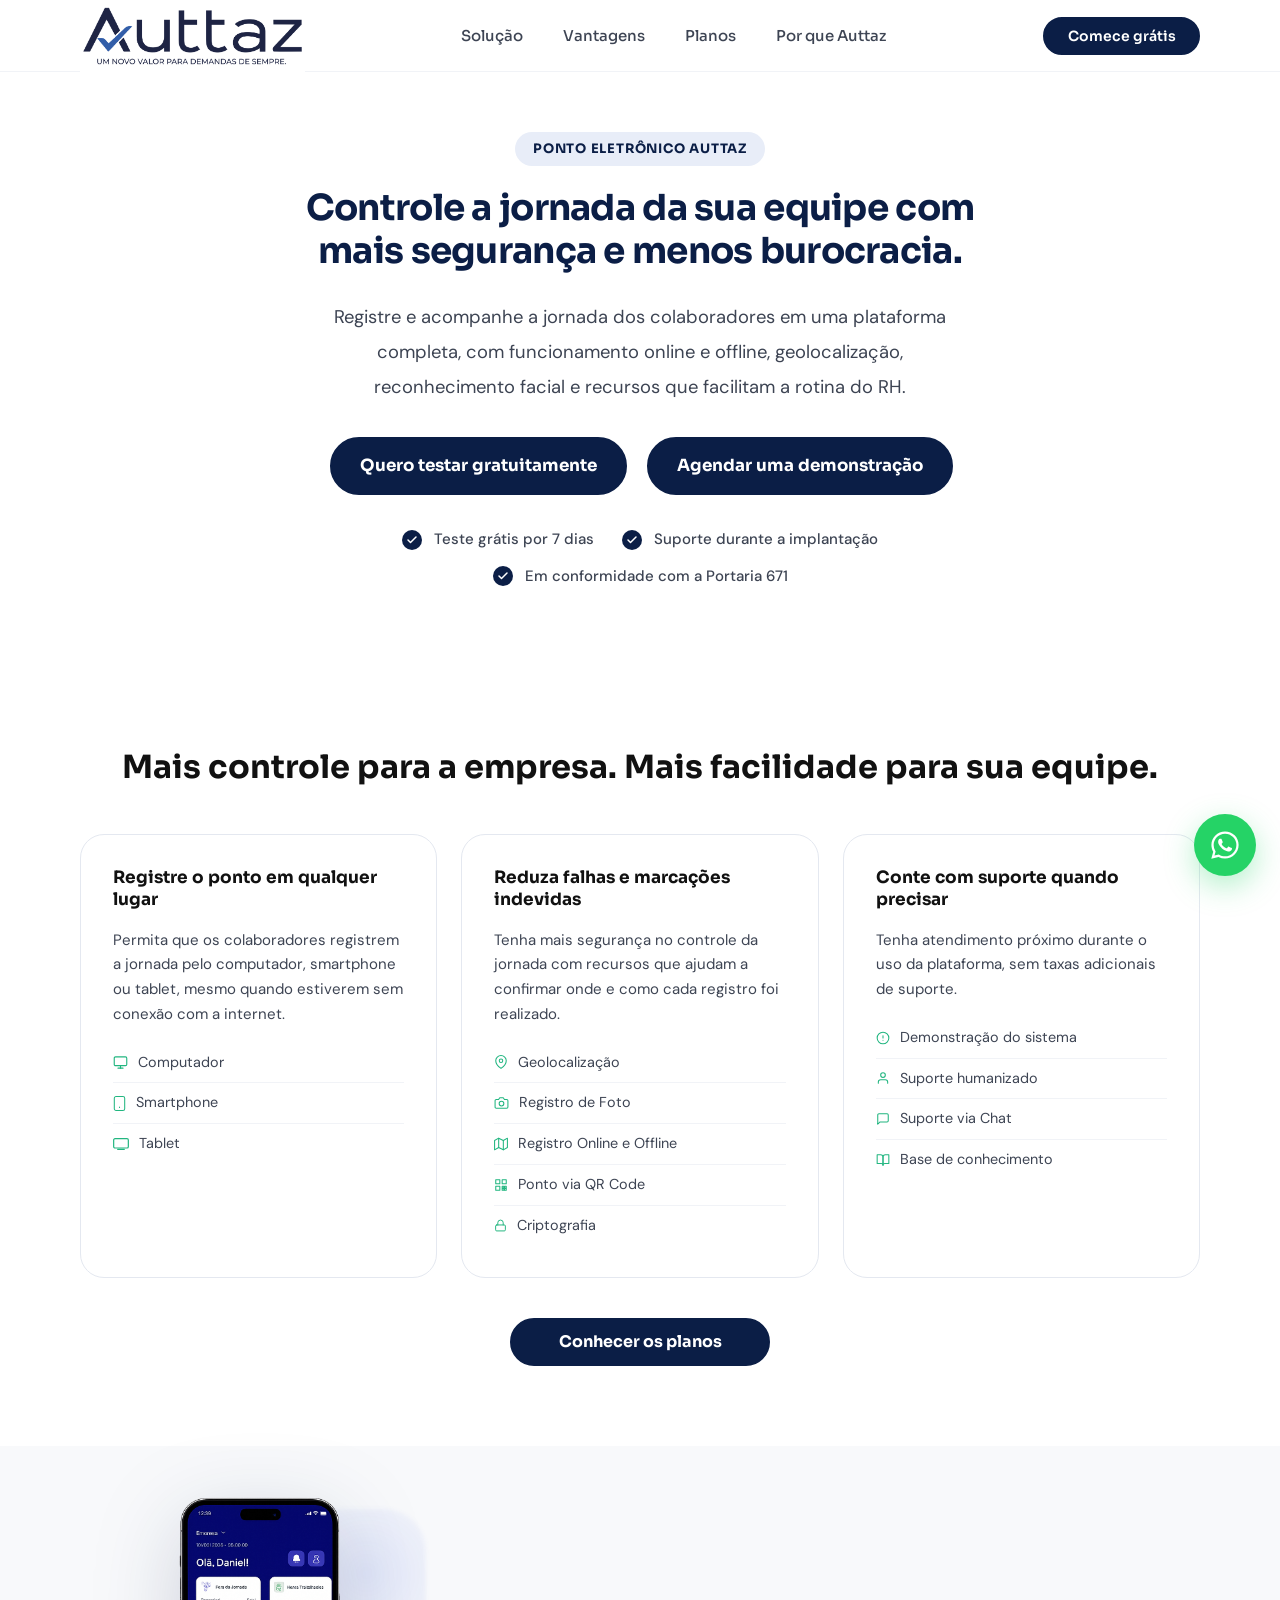
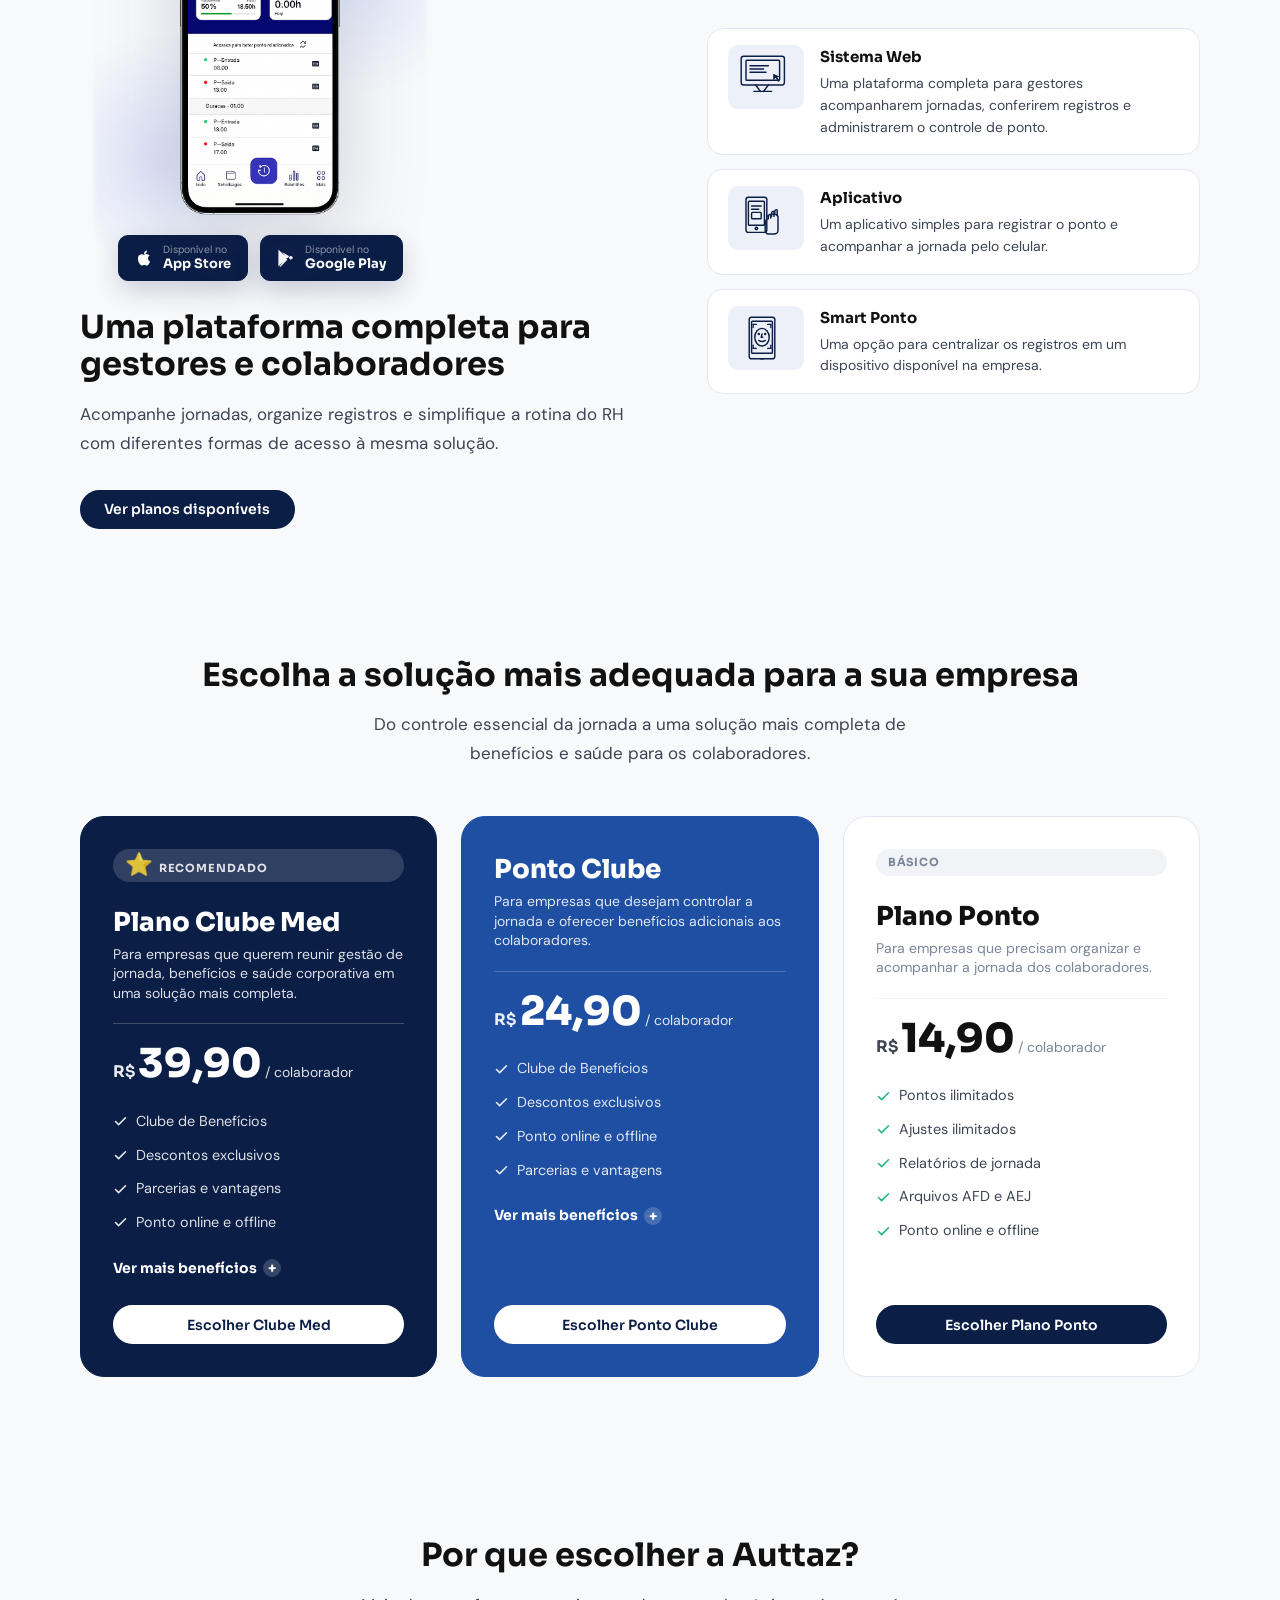
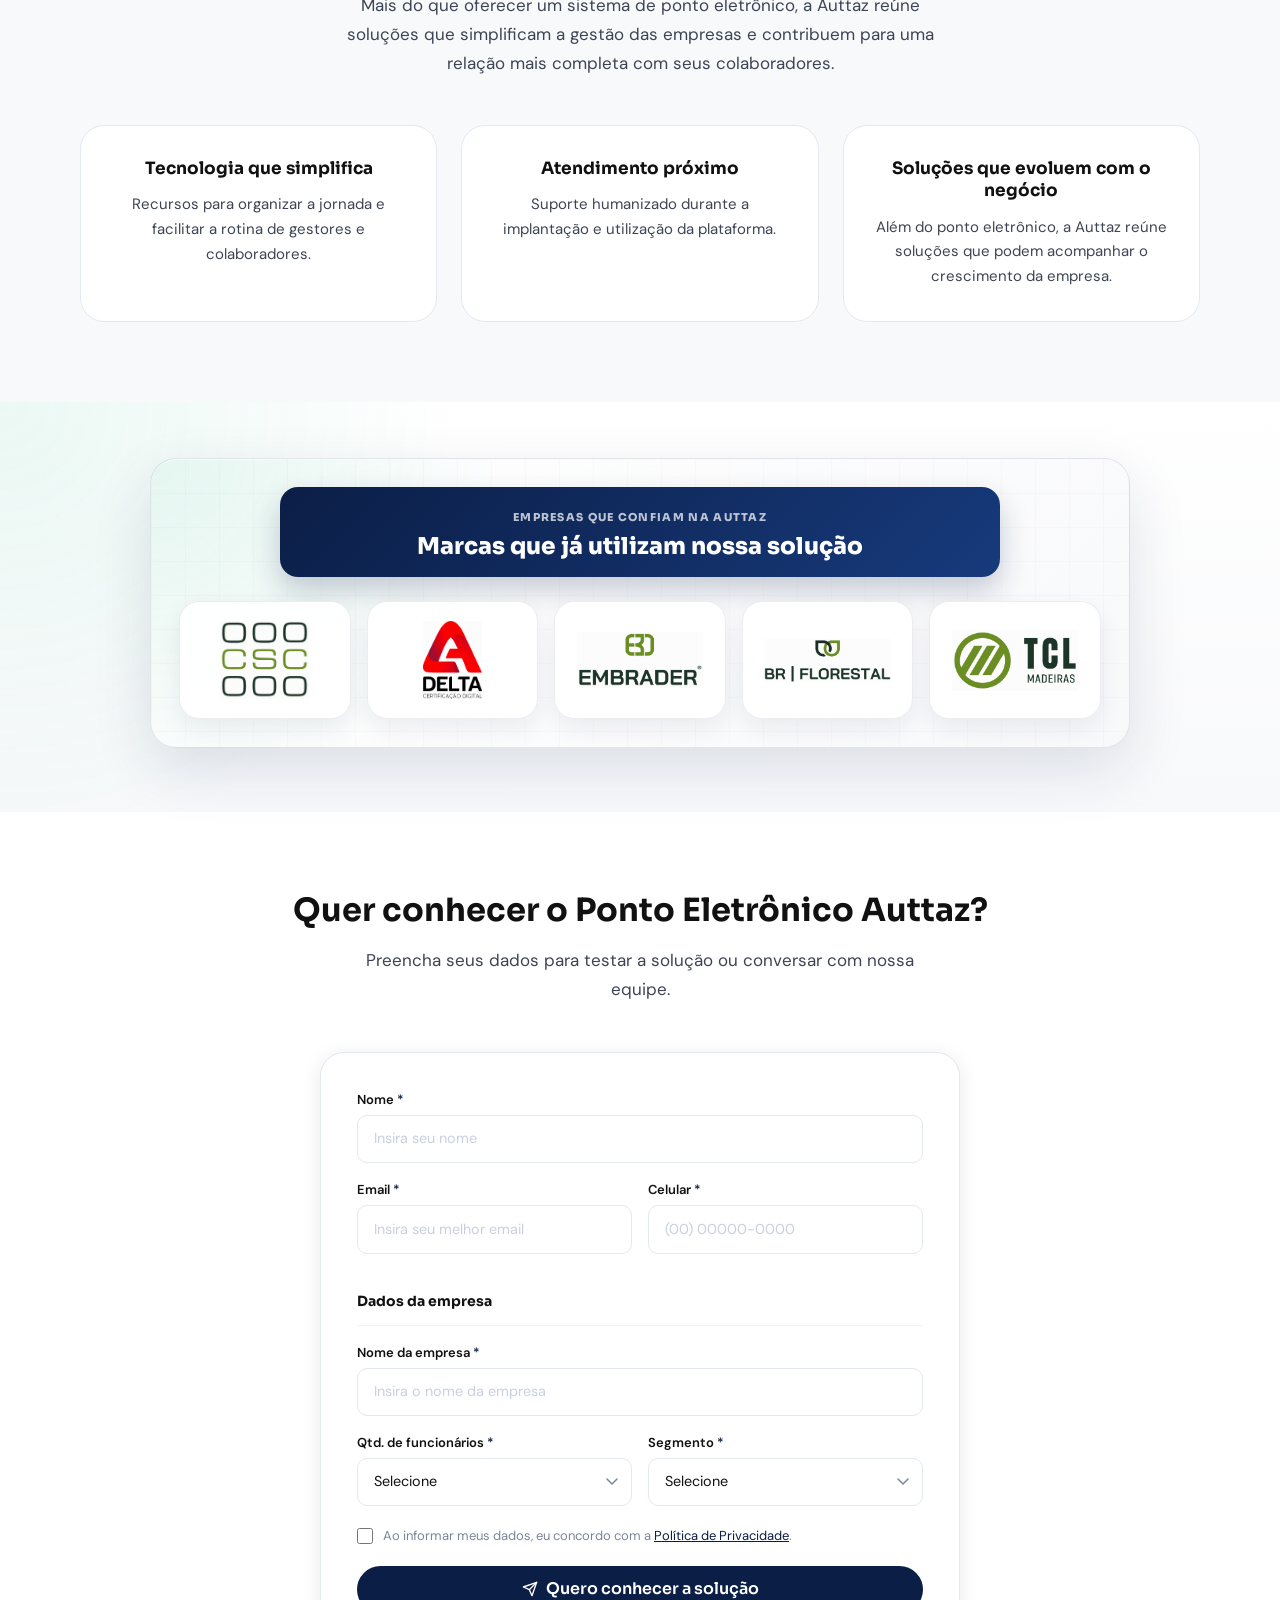
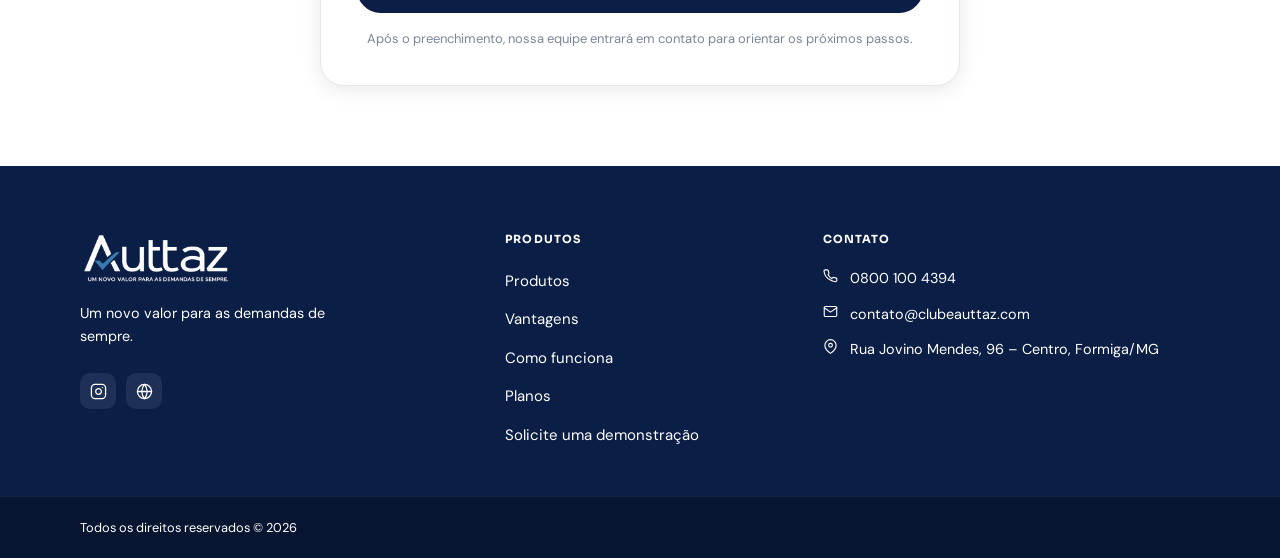
<file: index.html>
<!doctype html>
<html lang="pt-BR">
  <head>
    <meta charset="UTF-8" />
    <meta name="viewport" content="width=device-width, initial-scale=1.0" />
    <title>Autazz</title>
    <link rel="preconnect" href="https://fonts.googleapis.com" />
    <link rel="preconnect" href="https://fonts.gstatic.com" crossorigin />
    <link
      href="https://fonts.googleapis.com/css2?family=Sora:wght@300;400;500;600;700;800&family=DM+Sans:opsz,wght@9..40,300;9..40,400;9..40,500;9..40,600&display=swap"
      rel="stylesheet"
    />
    <link rel="stylesheet" href="css/style.css" />
    <link rel="icon" type="image/x-icon" href="./assets/img/logo-favicon.png" />
  </head>
  <body>
    <!-- ========== HEADER ========== -->
    <header class="header" id="header">
      <div class="container header__inner">
        <a href="#" class="header__logo" aria-label="Logo da empresa">
          <img src="assets/img/logo001.jpg" alt="Logo" class="logo-img" />
        </a>
        <nav class="header__nav" aria-label="Navegação principal">
          <ul class="nav__list">
            <li><a href="#solucoes" class="nav__link">Solução</a></li>
            <li><a href="#vantagens" class="nav__link">Vantagens</a></li>
            <li><a href="#planos" class="nav__link">Planos</a></li>
            <li>
              <a href="#por-que-auttaz" class="nav__link">Por que Auttaz</a>
            </li>
          </ul>
        </nav>
        <div class="header__actions">
          <a href="#contato" class="btn btn--primary">Comece grátis</a>
        </div>
        <button
          class="hamburger"
          id="hamburgerBtn"
          aria-label="Abrir menu"
          aria-expanded="false"
        >
          <span></span><span></span><span></span>
        </button>
      </div>
      <div class="mobile-nav" id="mobileNav" aria-hidden="true">
        <ul class="mobile-nav__list">
          <li><a href="#solucoes" class="mobile-nav__link">Solução</a></li>
          <li><a href="#vantagens" class="mobile-nav__link">Vantagens</a></li>
          <li><a href="#planos" class="mobile-nav__link">Planos</a></li>
          <li>
            <a href="#por-que-auttaz" class="mobile-nav__link"
              >Por que Auttaz</a
            >
          </li>
          <li class="mobile-nav__divider"></li>
          <li>
            <a href="#contato" class="btn btn--primary btn--full"
              >Comece grátis</a
            >
          </li>
        </ul>
      </div>
    </header>

    <main>
      <!-- ========== HERO ========== -->
      <section class="hero" id="inicio">
        <div class="container hero__inner">
          <div class="hero__copy">
            <span class="hero__eyebrow">Ponto Eletrônico Auttaz</span>
            <div class="hero__headline-row">
              <h1 class="hero__title">
                Controle a jornada da sua equipe com mais segurança e menos
                burocracia.
              </h1>
            </div>
            <p class="hero__desc">
              Registre e acompanhe a jornada dos colaboradores em uma plataforma
              completa, com funcionamento online e offline, geolocalização,
              reconhecimento facial e recursos que facilitam a rotina do RH.
            </p>
            <div class="hero__btns">
              <a href="#contato" class="btn btn--primary btn--lg"
                >Quero testar gratuitamente</a
              >
              <a href="#contato" class="btn btn--outline btn--lg"
                >Agendar uma demonstração</a
              >
            </div>
            <ul class="hero__checklist checklist">
              <li>
                <span class="checklist__icon">
                  <svg
                    width="12"
                    height="12"
                    viewBox="0 0 24 24"
                    fill="none"
                    stroke="currentColor"
                    stroke-width="3"
                    stroke-linecap="round"
                    stroke-linejoin="round"
                  >
                    <polyline points="20 6 9 17 4 12" />
                  </svg>
                </span>
                <span>Teste grátis por 7 dias</span>
              </li>
              <li>
                <span class="checklist__icon">
                  <svg
                    width="12"
                    height="12"
                    viewBox="0 0 24 24"
                    fill="none"
                    stroke="currentColor"
                    stroke-width="3"
                    stroke-linecap="round"
                    stroke-linejoin="round"
                  >
                    <polyline points="20 6 9 17 4 12" />
                  </svg>
                </span>
                <span>Suporte durante a implantação</span>
              </li>
              <li>
                <span class="checklist__icon">
                  <svg
                    width="12"
                    height="12"
                    viewBox="0 0 24 24"
                    fill="none"
                    stroke="currentColor"
                    stroke-width="3"
                    stroke-linecap="round"
                    stroke-linejoin="round"
                  >
                    <polyline points="20 6 9 17 4 12" />
                  </svg>
                </span>
                <span>Em conformidade com a Portaria 671</span>
              </li>
            </ul>
          </div>
        </div>
      </section>

      <!-- ========== VANTAGENS ========== -->
      <section class="vantagens section" id="vantagens">
        <div class="container">
          <div class="section-header">
            <h2 class="section-title section-title--center">
              Mais controle para a empresa. Mais facilidade para sua equipe.
            </h2>
          </div>
          <div class="vantagens__grid">
            <div class="vant-card">
              <h3 class="vant-card__title">
                Registre o ponto em qualquer lugar
              </h3>
              <p class="vant-card__desc">
                Permita que os colaboradores registrem a jornada pelo
                computador, smartphone ou tablet, mesmo quando estiverem sem
                conexão com a internet.
              </p>
              <ul class="vant-card__list">
                <li>
                  <svg
                    class="vant-item-icon"
                    width="15"
                    height="15"
                    viewBox="0 0 24 24"
                    fill="none"
                    stroke="#22b680"
                    stroke-width="1.8"
                    stroke-linecap="round"
                    stroke-linejoin="round"
                  >
                    <rect x="2" y="3" width="20" height="14" rx="2" />
                    <line x1="8" y1="21" x2="16" y2="21" />
                    <line x1="12" y1="17" x2="12" y2="21" /></svg
                  >Computador
                </li>
                <li>
                  <svg
                    class="vant-item-icon"
                    width="13"
                    height="15"
                    viewBox="0 0 22 26"
                    fill="none"
                    stroke="#22b680"
                    stroke-width="1.8"
                    stroke-linecap="round"
                    stroke-linejoin="round"
                  >
                    <rect x="2" y="1" width="18" height="24" rx="3" />
                    <line x1="11" y1="19" x2="11" y2="20" /></svg
                  >Smartphone
                </li>
                <li>
                  <svg
                    class="vant-item-icon"
                    width="16"
                    height="12"
                    viewBox="0 0 24 18"
                    fill="none"
                    stroke="#22b680"
                    stroke-width="1.8"
                    stroke-linecap="round"
                    stroke-linejoin="round"
                  >
                    <rect x="1" y="1" width="22" height="14" rx="2" />
                    <line x1="7" y1="17" x2="17" y2="17" /></svg
                  >Tablet
                </li>
              </ul>
            </div>
            <div class="vant-card">
              <h3 class="vant-card__title">
                Reduza falhas e marcações indevidas
              </h3>
              <p class="vant-card__desc">
                Tenha mais segurança no controle da jornada com recursos que
                ajudam a confirmar onde e como cada registro foi realizado.
              </p>
              <ul class="vant-card__list">
                <li>
                  <svg
                    class="vant-item-icon"
                    width="14"
                    height="14"
                    viewBox="0 0 24 24"
                    fill="none"
                    stroke="#22b680"
                    stroke-width="1.8"
                    stroke-linecap="round"
                    stroke-linejoin="round"
                  >
                    <path d="M21 10c0 7-9 13-9 13s-9-6-9-13a9 9 0 0 1 18 0z" />
                    <circle cx="12" cy="10" r="3" /></svg
                  >Geolocalização
                </li>
                <li>
                  <svg
                    class="vant-item-icon"
                    width="15"
                    height="14"
                    viewBox="0 0 24 24"
                    fill="none"
                    stroke="#22b680"
                    stroke-width="1.8"
                    stroke-linecap="round"
                    stroke-linejoin="round"
                  >
                    <path
                      d="M23 19a2 2 0 0 1-2 2H3a2 2 0 0 1-2-2V8a2 2 0 0 1 2-2h4l2-3h6l2 3h4a2 2 0 0 1 2 2z"
                    />
                    <circle cx="12" cy="13" r="4" /></svg
                  >Registro de Foto
                </li>
                <li>
                  <svg
                    class="vant-item-icon"
                    width="14"
                    height="14"
                    viewBox="0 0 24 24"
                    fill="none"
                    stroke="#22b680"
                    stroke-width="1.8"
                    stroke-linecap="round"
                    stroke-linejoin="round"
                  >
                    <path d="M1 6v16l7-4 8 4 7-4V2l-7 4-8-4-7 4z" />
                    <line x1="8" y1="2" x2="8" y2="18" />
                    <line x1="16" y1="6" x2="16" y2="22" /></svg
                  >Registro Online e Offline
                </li>
                <li>
                  <svg
                    class="vant-item-icon"
                    width="14"
                    height="14"
                    viewBox="0 0 24 24"
                    fill="none"
                    stroke="#22b680"
                    stroke-width="1.8"
                    stroke-linecap="round"
                    stroke-linejoin="round"
                  >
                    <rect x="3" y="3" width="7" height="7" />
                    <rect x="14" y="3" width="7" height="7" />
                    <rect x="3" y="14" width="7" height="7" />
                    <rect x="14" y="14" width="3" height="3" />
                    <rect x="18" y="18" width="3" height="3" />
                    <rect x="18" y="14" width="3" height="3" />
                    <rect x="14" y="18" width="3" height="3" /></svg
                  >Ponto via QR Code
                </li>
                <li>
                  <svg
                    class="vant-item-icon"
                    width="13"
                    height="15"
                    viewBox="0 0 24 24"
                    fill="none"
                    stroke="#22b680"
                    stroke-width="1.8"
                    stroke-linecap="round"
                    stroke-linejoin="round"
                  >
                    <rect x="3" y="11" width="18" height="11" rx="2" />
                    <path d="M7 11V7a5 5 0 0 1 10 0v4" /></svg
                  >Criptografia
                </li>
              </ul>
            </div>
            <div class="vant-card">
              <h3 class="vant-card__title">
                Conte com suporte quando precisar
              </h3>
              <p class="vant-card__desc">
                Tenha atendimento próximo durante o uso da plataforma, sem taxas
                adicionais de suporte.
              </p>
              <ul class="vant-card__list">
                <li>
                  <svg
                    class="vant-item-icon"
                    width="14"
                    height="14"
                    viewBox="0 0 24 24"
                    fill="none"
                    stroke="#22b680"
                    stroke-width="1.8"
                    stroke-linecap="round"
                    stroke-linejoin="round"
                  >
                    <circle cx="12" cy="12" r="10" />
                    <line x1="12" y1="8" x2="12" y2="12" />
                    <line x1="12" y1="16" x2="12.01" y2="16" /></svg
                  >Demonstração do sistema
                </li>
                <li>
                  <svg
                    class="vant-item-icon"
                    width="14"
                    height="14"
                    viewBox="0 0 24 24"
                    fill="none"
                    stroke="#22b680"
                    stroke-width="1.8"
                    stroke-linecap="round"
                    stroke-linejoin="round"
                  >
                    <path d="M20 21v-2a4 4 0 0 0-4-4H8a4 4 0 0 0-4 4v2" />
                    <circle cx="12" cy="7" r="4" /></svg
                  >Suporte humanizado
                </li>
                <li>
                  <svg
                    class="vant-item-icon"
                    width="14"
                    height="14"
                    viewBox="0 0 24 24"
                    fill="none"
                    stroke="#22b680"
                    stroke-width="1.8"
                    stroke-linecap="round"
                    stroke-linejoin="round"
                  >
                    <path
                      d="M21 15a2 2 0 0 1-2 2H7l-4 4V5a2 2 0 0 1 2-2h14a2 2 0 0 1 2 2z"
                    /></svg
                  >Suporte via Chat
                </li>
                <li>
                  <svg
                    class="vant-item-icon"
                    width="14"
                    height="14"
                    viewBox="0 0 24 24"
                    fill="none"
                    stroke="#22b680"
                    stroke-width="1.8"
                    stroke-linecap="round"
                    stroke-linejoin="round"
                  >
                    <path d="M2 3h6a4 4 0 0 1 4 4v14a3 3 0 0 0-3-3H2z" />
                    <path d="M22 3h-6a4 4 0 0 0-4 4v14a3 3 0 0 1 3-3h7z" /></svg
                  >Base de conhecimento
                </li>
              </ul>
            </div>
          </div>
          <div class="vantagens__cta">
            <a href="#planos" class="btn btn--primary btn--lg"
              >Conhecer os planos</a
            >
          </div>
        </div>
      </section>
      <!-- ========== SOLUÇÕES ========== -->
      <section class="solucoes section" id="solucoes">
        <div class="container solucoes__inner">
          <div class="solucoes__copy">
            <div class="solucoes__app-preview">
              <img
                src="./assets/img/cel.png"
                alt="Aplicativo do colaborador Auttaz"
                class="solucoes__app-img"
              />
              <div class="solucoes__app-stores">
                <div class="footer__stores">
                  <a
                    href="https://apps.apple.com/br/app/auttaz-ponto-colaborador/id6771781142"
                    class="store-btn"
                    aria-label="App Store"
                  >
                    <svg
                      width="18"
                      height="18"
                      viewBox="0 0 24 24"
                      fill="currentColor"
                    >
                      <path
                        d="M18.71 19.5c-.83 1.24-1.71 2.45-3.05 2.47-1.34.03-1.77-.79-3.29-.79-1.53 0-2 .77-3.27.82-1.31.05-2.3-1.32-3.14-2.53C4.25 17 2.94 12.45 4.7 9.39c.87-1.52 2.43-2.48 4.12-2.51 1.28-.02 2.5.87 3.29.87.78 0 2.26-1.07 3.8-.91.65.03 2.47.26 3.64 1.98-.09.06-2.17 1.28-2.15 3.81.03 3.02 2.65 4.03 2.68 4.04-.03.07-.42 1.44-1.38 2.83M13 3.5c.73-.83 1.94-1.46 2.94-1.5.13 1.17-.34 2.35-1.04 3.19-.69.85-1.83 1.51-2.95 1.42-.15-1.15.41-2.35 1.05-3.11z"
                      />
                    </svg>
                    <span
                      ><small>Disponível no</small
                      ><strong>App Store</strong></span
                    >
                  </a>
                  <a
                    href="https://play.google.com/store/apps/details?id=br.com.pontogo.colaboradorauttazponto"
                    class="store-btn"
                    aria-label="Google Play"
                  >
                    <svg
                      width="18"
                      height="18"
                      viewBox="0 0 24 24"
                      fill="currentColor"
                    >
                      <path
                        d="M3.18 23.76c.35.19.74.24 1.12.14l.08-.04 9.39-9.4-2.39-2.4-8.2 11.7zM20.67 10.28l-2.5-1.44-2.69 2.69 2.69 2.69 2.52-1.45c.72-.41.72-1.08-.02-1.49zM2.01 1.07C1.9 1.33 1.84 1.64 1.84 2v20c0 .36.06.67.18.93l.09.09 11.2-11.2v-.26L2.1.98l-.09.09zM13.34 12.82l3.15-3.15-9.4-5.44 6.25 8.59z"
                      />
                    </svg>
                    <span
                      ><small>Disponível no</small
                      ><strong>Google Play</strong></span
                    >
                  </a>
                </div>
              </div>
            </div>
            <h2 class="section-title">
              Uma plataforma completa para gestores e colaboradores
            </h2>
            <p class="section-desc">
              Acompanhe jornadas, organize registros e simplifique a rotina do
              RH com diferentes formas de acesso à mesma solução.
            </p>
            <a href="#planos" class="btn btn--primary"
              >Ver planos disponíveis</a
            >
          </div>
          <div class="solucoes__cards">
            <div class="sol-card">
              <div class="sol-card__icon">
                <svg
                  width="56"
                  height="48"
                  viewBox="0 0 70 60"
                  fill="none"
                  stroke="#0b1e46"
                  stroke-width="1.8"
                  stroke-linecap="round"
                  stroke-linejoin="round"
                >
                  <rect x="4" y="4" width="54" height="36" rx="3" />
                  <rect x="10" y="9" width="42" height="25" rx="1" />
                  <line x1="22" y1="40" x2="28" y2="48" />
                  <line x1="38" y1="40" x2="32" y2="48" />
                  <line x1="20" y1="48" x2="42" y2="48" />
                  <line x1="15" y1="16" x2="38" y2="16" />
                  <line x1="15" y1="20" x2="32" y2="20" />
                  <line x1="15" y1="24" x2="35" y2="24" />
                  <path
                    d="M44 26 L44 34 L47 31 L50 36 L52 35 L49 30 L53 30 Z"
                    stroke-width="1.5"
                    fill="#0b1e46"
                    stroke="none"
                  />
                </svg>
              </div>
              <div class="sol-card__body">
                <h3 class="sol-card__title">Sistema Web</h3>
                <p class="sol-card__desc">
                  Uma plataforma completa para gestores acompanharem jornadas,
                  conferirem registros e administrarem o controle de ponto.
                </p>
              </div>
            </div>
            <div class="sol-card">
              <div class="sol-card__icon">
                <svg
                  width="56"
                  height="48"
                  viewBox="0 0 70 60"
                  fill="none"
                  stroke="#0b1e46"
                  stroke-width="1.8"
                  stroke-linecap="round"
                  stroke-linejoin="round"
                >
                  <rect x="10" y="4" width="26" height="44" rx="3" />
                  <rect x="13" y="9" width="20" height="30" rx="1" />
                  <circle cx="23" cy="43" r="1.5" />
                  <line x1="17" y1="15" x2="29" y2="15" />
                  <line x1="17" y1="19" x2="26" y2="19" />
                  <rect x="17" y="23" width="12" height="8" rx="1" />
                  <path
                    d="M36 28 C40 24 48 24 50 28 L50 46 C50 48 48 50 45 50 L38 50 C36 50 34 48 34 46 L34 36 C34 33 36 31 38 31 L38 28 C38 26 40 25 41 26 L41 30"
                  />
                  <path d="M42 28 L42 24 C42 22 44 21 45 22 L45 28" />
                  <path d="M46 24 L46 22 C46 20 48 19 49 20 L49 26" />
                </svg>
              </div>
              <div class="sol-card__body">
                <h3 class="sol-card__title">Aplicativo</h3>
                <p class="sol-card__desc">
                  Um aplicativo simples para registrar o ponto e acompanhar a
                  jornada pelo celular.
                </p>
              </div>
            </div>
            <div class="sol-card">
              <div class="sol-card__icon">
                <svg
                  width="56"
                  height="48"
                  viewBox="0 0 70 60"
                  fill="none"
                  stroke="#0b1e46"
                  stroke-width="1.8"
                  stroke-linecap="round"
                  stroke-linejoin="round"
                >
                  <rect x="14" y="4" width="32" height="52" rx="3" />
                  <rect x="17" y="9" width="26" height="40" rx="1" />
                  <line x1="28" y1="56" x2="32" y2="56" />
                  <path d="M19 13 L19 17" stroke-width="1.6" />
                  <path d="M19 13 L23 13" stroke-width="1.6" />
                  <path d="M41 13 L41 17" stroke-width="1.6" />
                  <path d="M41 13 L37 13" stroke-width="1.6" />
                  <path d="M19 43 L19 39" stroke-width="1.6" />
                  <path d="M19 43 L23 43" stroke-width="1.6" />
                  <path d="M41 43 L41 39" stroke-width="1.6" />
                  <path d="M41 43 L37 43" stroke-width="1.6" />
                  <circle
                    cx="26"
                    cy="25"
                    r="1.5"
                    fill="#0b1e46"
                    stroke="none"
                  />
                  <circle
                    cx="34"
                    cy="25"
                    r="1.5"
                    fill="#0b1e46"
                    stroke="none"
                  />
                  <path d="M30 25 L29 29 L31 29" />
                  <path d="M26 33 Q30 36 34 33" />
                  <ellipse cx="30" cy="29" rx="9" ry="11" />
                </svg>
              </div>
              <div class="sol-card__body">
                <h3 class="sol-card__title">Smart Ponto</h3>
                <p class="sol-card__desc">
                  Uma opção para centralizar os registros em um dispositivo
                  disponível na empresa.
                </p>
              </div>
            </div>
          </div>
        </div>
      </section>

      <!-- ========== PLANOS ========== -->
      <section class="planos section" id="planos">
        <div class="container">
          <div class="section-header">
            <h2 class="section-title section-title--center">
              Escolha a solução mais adequada para a sua empresa
            </h2>
            <p class="section-desc section-desc--center">
              Do controle essencial da jornada a uma solução mais completa de
              benefícios e saúde para os colaboradores.
            </p>
          </div>

          <div class="planos__grid planos__grid--3">
            <!-- 1. Plano Clube Med (destaque) -->
            <div class="plan-card plan-card--highlight plan-card--dark">
              <div class="plan-card__badge"><span>⭐</span>Recomendado</div>
              <h3 class="plan-card__name">Plano Clube Med</h3>
              <p class="plan-card__desc-plan">
                Para empresas que querem reunir gestão de jornada, benefícios e
                saúde corporativa em uma solução mais completa.
              </p>
              <div class="plan-card__price">
                <span class="plan-card__currency">R$</span>
                <span class="plan-card__amount">39,90</span>
                <span class="plan-card__period">/ colaborador</span>
              </div>
              <ul class="plan-card__features">
                <li>
                  <svg
                    width="15"
                    height="15"
                    viewBox="0 0 24 24"
                    fill="none"
                    stroke="rgba(255,255,255,.9)"
                    stroke-width="2.5"
                    stroke-linecap="round"
                    stroke-linejoin="round"
                  >
                    <polyline points="20 6 9 17 4 12" /></svg
                  >Clube de Benefícios
                </li>
                <li>
                  <svg
                    width="15"
                    height="15"
                    viewBox="0 0 24 24"
                    fill="none"
                    stroke="rgba(255,255,255,.9)"
                    stroke-width="2.5"
                    stroke-linecap="round"
                    stroke-linejoin="round"
                  >
                    <polyline points="20 6 9 17 4 12" /></svg
                  >Descontos exclusivos
                </li>
                <li>
                  <svg
                    width="15"
                    height="15"
                    viewBox="0 0 24 24"
                    fill="none"
                    stroke="rgba(255,255,255,.9)"
                    stroke-width="2.5"
                    stroke-linecap="round"
                    stroke-linejoin="round"
                  >
                    <polyline points="20 6 9 17 4 12" /></svg
                  >Parcerias e vantagens
                </li>
                <li>
                  <svg
                    width="15"
                    height="15"
                    viewBox="0 0 24 24"
                    fill="none"
                    stroke="rgba(255,255,255,.9)"
                    stroke-width="2.5"
                    stroke-linecap="round"
                    stroke-linejoin="round"
                  >
                    <polyline points="20 6 9 17 4 12" /></svg
                  >Ponto online e offline
                </li>
              </ul>
              <details class="plan-card__more">
                <summary>Ver mais benefícios</summary>
                <ul class="plan-card__features">
                  <li>
                    <svg
                      width="15"
                      height="15"
                      viewBox="0 0 24 24"
                      fill="none"
                      stroke="rgba(255,255,255,.9)"
                      stroke-width="2.5"
                      stroke-linecap="round"
                      stroke-linejoin="round"
                    >
                      <polyline points="20 6 9 17 4 12" /></svg
                    >Pontos ilimitados
                  </li>
                  <li>
                    <svg
                      width="15"
                      height="15"
                      viewBox="0 0 24 24"
                      fill="none"
                      stroke="rgba(255,255,255,.9)"
                      stroke-width="2.5"
                      stroke-linecap="round"
                      stroke-linejoin="round"
                    >
                      <polyline points="20 6 9 17 4 12" /></svg
                    >Ajustes ilimitados
                  </li>
                  <li>
                    <svg
                      width="15"
                      height="15"
                      viewBox="0 0 24 24"
                      fill="none"
                      stroke="rgba(255,255,255,.9)"
                      stroke-width="2.5"
                      stroke-linecap="round"
                      stroke-linejoin="round"
                    >
                      <polyline points="20 6 9 17 4 12" /></svg
                    >Relatórios de jornada
                  </li>
                  <li>
                    <svg
                      width="15"
                      height="15"
                      viewBox="0 0 24 24"
                      fill="none"
                      stroke="rgba(255,255,255,.9)"
                      stroke-width="2.5"
                      stroke-linecap="round"
                      stroke-linejoin="round"
                    >
                      <polyline points="20 6 9 17 4 12" /></svg
                    >Arquivos AFD e AEJ
                  </li>
                  <li>
                    <svg
                      width="15"
                      height="15"
                      viewBox="0 0 24 24"
                      fill="none"
                      stroke="rgba(255,255,255,.9)"
                      stroke-width="2.5"
                      stroke-linecap="round"
                      stroke-linejoin="round"
                    >
                      <polyline points="20 6 9 17 4 12" /></svg
                    >Telemedicina inclusa
                  </li>
                  <li>
                    <svg
                      width="15"
                      height="15"
                      viewBox="0 0 24 24"
                      fill="none"
                      stroke="rgba(255,255,255,.9)"
                      stroke-width="2.5"
                      stroke-linecap="round"
                      stroke-linejoin="round"
                    >
                      <polyline points="20 6 9 17 4 12" /></svg
                    >Consultas online
                  </li>
                  <li>
                    <svg
                      width="15"
                      height="15"
                      viewBox="0 0 24 24"
                      fill="none"
                      stroke="rgba(255,255,255,.9)"
                      stroke-width="2.5"
                      stroke-linecap="round"
                      stroke-linejoin="round"
                    >
                      <polyline points="20 6 9 17 4 12" /></svg
                    >Suporte médico 24h
                  </li>
                </ul>
              </details>
              <a href="#contato" class="btn btn--white btn--full"
                >Escolher Clube Med</a
              >
            </div>

            <!-- 2. Ponto Clube -->
            <div class="plan-card plan-card--highlight plan-card--light">
              <h3 class="plan-card__name">Ponto Clube</h3>
              <p class="plan-card__desc-plan">
                Para empresas que desejam controlar a jornada e oferecer
                benefícios adicionais aos colaboradores.
              </p>
              <div class="plan-card__price">
                <span class="plan-card__currency">R$</span>
                <span class="plan-card__amount">24,90</span>
                <span class="plan-card__period">/ colaborador</span>
              </div>
              <ul class="plan-card__features">
                <li>
                  <svg
                    width="15"
                    height="15"
                    viewBox="0 0 24 24"
                    fill="none"
                    stroke="rgba(255,255,255,.9)"
                    stroke-width="2.5"
                    stroke-linecap="round"
                    stroke-linejoin="round"
                  >
                    <polyline points="20 6 9 17 4 12" /></svg
                  >Clube de Benefícios
                </li>
                <li>
                  <svg
                    width="15"
                    height="15"
                    viewBox="0 0 24 24"
                    fill="none"
                    stroke="rgba(255,255,255,.9)"
                    stroke-width="2.5"
                    stroke-linecap="round"
                    stroke-linejoin="round"
                  >
                    <polyline points="20 6 9 17 4 12" /></svg
                  >Descontos exclusivos
                </li>
                <li>
                  <svg
                    width="15"
                    height="15"
                    viewBox="0 0 24 24"
                    fill="none"
                    stroke="rgba(255,255,255,.9)"
                    stroke-width="2.5"
                    stroke-linecap="round"
                    stroke-linejoin="round"
                  >
                    <polyline points="20 6 9 17 4 12" /></svg
                  >Ponto online e offline
                </li>
                <li>
                  <svg
                    width="15"
                    height="15"
                    viewBox="0 0 24 24"
                    fill="none"
                    stroke="rgba(255,255,255,.9)"
                    stroke-width="2.5"
                    stroke-linecap="round"
                    stroke-linejoin="round"
                  >
                    <polyline points="20 6 9 17 4 12" /></svg
                  >Parcerias e vantagens
                </li>
              </ul>
              <details class="plan-card__more">
                <summary>Ver mais benefícios</summary>
                <ul class="plan-card__features">
                  <li>
                    <svg
                      width="15"
                      height="15"
                      viewBox="0 0 24 24"
                      fill="none"
                      stroke="rgba(255,255,255,.9)"
                      stroke-width="2.5"
                      stroke-linecap="round"
                      stroke-linejoin="round"
                    >
                      <polyline points="20 6 9 17 4 12" /></svg
                    >Pontos ilimitados
                  </li>
                  <li>
                    <svg
                      width="15"
                      height="15"
                      viewBox="0 0 24 24"
                      fill="none"
                      stroke="rgba(255,255,255,.9)"
                      stroke-width="2.5"
                      stroke-linecap="round"
                      stroke-linejoin="round"
                    >
                      <polyline points="20 6 9 17 4 12" /></svg
                    >Ajustes ilimitados
                  </li>
                  <li>
                    <svg
                      width="15"
                      height="15"
                      viewBox="0 0 24 24"
                      fill="none"
                      stroke="rgba(255,255,255,.9)"
                      stroke-width="2.5"
                      stroke-linecap="round"
                      stroke-linejoin="round"
                    >
                      <polyline points="20 6 9 17 4 12" /></svg
                    >Relatórios de jornada
                  </li>
                  <li>
                    <svg
                      width="15"
                      height="15"
                      viewBox="0 0 24 24"
                      fill="none"
                      stroke="rgba(255,255,255,.9)"
                      stroke-width="2.5"
                      stroke-linecap="round"
                      stroke-linejoin="round"
                    >
                      <polyline points="20 6 9 17 4 12" /></svg
                    >Arquivos AFD e AEJ
                  </li>
                </ul>
              </details>
              <a href="#contato" class="btn btn--white btn--full"
                >Escolher Ponto Clube</a
              >
            </div>

            <!-- 3. Plano Ponto -->
            <div class="plan-card">
              <div class="plan-card__badge">Básico</div>
              <h3 class="plan-card__name">Plano Ponto</h3>
              <p class="plan-card__desc-plan">
                Para empresas que precisam organizar e acompanhar a jornada dos
                colaboradores.
              </p>
              <div class="plan-card__price">
                <span class="plan-card__currency">R$</span>
                <span class="plan-card__amount">14,90</span>
                <span class="plan-card__period">/ colaborador</span>
              </div>
              <ul class="plan-card__features">
                <li>
                  <svg
                    width="15"
                    height="15"
                    viewBox="0 0 24 24"
                    fill="none"
                    stroke="#22b680"
                    stroke-width="2.5"
                    stroke-linecap="round"
                    stroke-linejoin="round"
                  >
                    <polyline points="20 6 9 17 4 12" /></svg
                  >Pontos ilimitados
                </li>
                <li>
                  <svg
                    width="15"
                    height="15"
                    viewBox="0 0 24 24"
                    fill="none"
                    stroke="#22b680"
                    stroke-width="2.5"
                    stroke-linecap="round"
                    stroke-linejoin="round"
                  >
                    <polyline points="20 6 9 17 4 12" /></svg
                  >Ajustes ilimitados
                </li>
                <li>
                  <svg
                    width="15"
                    height="15"
                    viewBox="0 0 24 24"
                    fill="none"
                    stroke="#22b680"
                    stroke-width="2.5"
                    stroke-linecap="round"
                    stroke-linejoin="round"
                  >
                    <polyline points="20 6 9 17 4 12" /></svg
                  >Relatórios de jornada
                </li>
                <li>
                  <svg
                    width="15"
                    height="15"
                    viewBox="0 0 24 24"
                    fill="none"
                    stroke="#22b680"
                    stroke-width="2.5"
                    stroke-linecap="round"
                    stroke-linejoin="round"
                  >
                    <polyline points="20 6 9 17 4 12" /></svg
                  >Arquivos AFD e AEJ
                </li>
                <li>
                  <svg
                    width="15"
                    height="15"
                    viewBox="0 0 24 24"
                    fill="none"
                    stroke="#22b680"
                    stroke-width="2.5"
                    stroke-linecap="round"
                    stroke-linejoin="round"
                  >
                    <polyline points="20 6 9 17 4 12" /></svg
                  >Ponto online e offline
                </li>
              </ul>
              <a href="#contato" class="btn btn--primary btn--full"
                >Escolher Plano Ponto</a
              >
            </div>
          </div>
        </div>
      </section>

      <!-- ========== POR QUE AUTTAZ ========== -->
      <section class="por-que-auttaz section" id="por-que-auttaz">
        <div class="container">
          <div class="section-header">
            <h2 class="section-title section-title--center">
              Por que escolher a Auttaz?
            </h2>
            <p class="section-desc section-desc--center">
              Mais do que oferecer um sistema de ponto eletrônico, a Auttaz
              reúne soluções que simplificam a gestão das empresas e contribuem
              para uma relação mais completa com seus colaboradores.
            </p>
          </div>
          <div class="por-que-auttaz__grid">
            <div class="por-que-auttaz__card">
              <h3 class="por-que-auttaz__title">Tecnologia que simplifica</h3>
              <p class="por-que-auttaz__desc">
                Recursos para organizar a jornada e facilitar a rotina de
                gestores e colaboradores.
              </p>
            </div>
            <div class="por-que-auttaz__card">
              <h3 class="por-que-auttaz__title">Atendimento próximo</h3>
              <p class="por-que-auttaz__desc">
                Suporte humanizado durante a implantação e utilização da
                plataforma.
              </p>
            </div>
            <div class="por-que-auttaz__card">
              <h3 class="por-que-auttaz__title">
                Soluções que evoluem com o negócio
              </h3>
              <p class="por-que-auttaz__desc">
                Além do ponto eletrônico, a Auttaz reúne soluções que podem
                acompanhar o crescimento da empresa.
              </p>
            </div>
          </div>
        </div>
      </section>
    </main>

    <!-- ========== EMPRESAS PARCEIRAS ========== -->
    <section class="parceiros section" id="parceiros">
      <div class="container parceiros__inner">
        <div class="solucoes__logos-wrap">
          <div class="solucoes__logos-header">
            <span class="solucoes__logos-kicker"
              >Empresas que confiam na Auttaz</span
            >
            <p class="solucoes__logos-title">
              Marcas que já utilizam nossa solução
            </p>
          </div>
          <div class="solucoes__logos-grid">
            <div class="solucoes__logo-item">
              <img src="./assets/img/csc.jpeg" alt="CSC" />
            </div>
            <div class="solucoes__logo-item">
              <img src="./assets/img/delta.jpeg" alt="Delta" />
            </div>
            <div class="solucoes__logo-item">
              <img
                src="./assets/img/embrader.jpeg"
                class="logo-wide logo-company-wide"
                alt="Embrader"
              />
            </div>
            <div class="solucoes__logo-item">
              <img
                src="./assets/img/florestal.jpeg"
                class="logo-wide logo-company-wide"
                alt="Florestal"
              />
            </div>
            <div class="solucoes__logo-item">
              <img
                src="./assets/img/tcl.jpeg"
                class="logo-wide logo-extra-wide logo-company-extra"
                alt="TCL"
              />
            </div>
          </div>
        </div>
      </div>
    </section>

    <!-- ========== FORMULÁRIO ========== -->
    <section class="contato section" id="contato">
      <div class="container">
        <div class="section-header">
          <h2 class="section-title section-title--center">
            Quer conhecer o Ponto Eletrônico Auttaz?
          </h2>
          <p class="section-desc section-desc--center">
            Preencha seus dados para testar a solução ou conversar com nossa
            equipe.
          </p>
        </div>
        <div class="contato__form-wrap contato__form-standalone">
          <form
            id="leadForm"
            action="URL_FORMSPREE_AQUI"
            method="POST"
            novalidate
          >
            <div
              id="formSuccess"
              class="form-success"
              hidden
              aria-live="polite"
            >
              <svg
                width="44"
                height="44"
                viewBox="0 0 24 24"
                fill="none"
                stroke="#22b680"
                stroke-width="2"
                stroke-linecap="round"
                stroke-linejoin="round"
              >
                <path d="M22 11.08V12a10 10 0 1 1-5.93-9.14" />
                <polyline points="22 4 12 14.01 9 11.01" />
              </svg>
              <strong>Dados recebidos!</strong>
              <p>Em breve entraremos em contato.</p>
            </div>
            <div class="form__group form__group--full">
              <label class="form__label" for="nome"
                >Nome <span class="form__req">*</span></label
              >
              <input
                class="form__input"
                type="text"
                id="nome"
                name="nome"
                placeholder="Insira seu nome"
                required
              />
            </div>
            <div class="form__row">
              <div class="form__group">
                <label class="form__label" for="email"
                  >Email <span class="form__req">*</span></label
                >
                <input
                  class="form__input"
                  type="email"
                  id="email"
                  name="email"
                  placeholder="Insira seu melhor email"
                  required
                />
              </div>
              <div class="form__group">
                <label class="form__label" for="celular"
                  >Celular <span class="form__req">*</span></label
                >
                <input
                  class="form__input"
                  type="tel"
                  id="celular"
                  name="celular"
                  placeholder="(00) 00000-0000"
                  required
                />
              </div>
            </div>
            <div class="form__section-title">Dados da empresa</div>
            <div class="form__group form__group--full">
              <label class="form__label" for="empresa"
                >Nome da empresa <span class="form__req">*</span></label
              >
              <input
                class="form__input"
                type="text"
                id="empresa"
                name="empresa"
                placeholder="Insira o nome da empresa"
                required
              />
            </div>
            <div class="form__row">
              <div class="form__group">
                <label class="form__label" for="funcionarios"
                  >Qtd. de funcionários <span class="form__req">*</span></label
                >
                <div class="form__select-wrap">
                  <select
                    class="form__select"
                    id="funcionarios"
                    name="funcionarios"
                    required
                  >
                    <option value="" disabled selected>Selecione</option>
                    <option value="1-10">1 a 10</option>
                    <option value="11-25">11 a 25</option>
                    <option value="26-50">26 a 50</option>
                    <option value="51-100">51 a 100</option>
                    <option value="100+">Mais de 100</option>
                  </select>
                  <svg
                    class="form__select-arrow"
                    width="12"
                    height="8"
                    viewBox="0 0 12 8"
                    fill="none"
                  >
                    <path
                      d="M1 1l5 5 5-5"
                      stroke="#7a869a"
                      stroke-width="1.5"
                      stroke-linecap="round"
                    />
                  </svg>
                </div>
              </div>
              <div class="form__group">
                <label class="form__label" for="segmento"
                  >Segmento <span class="form__req">*</span></label
                >
                <div class="form__select-wrap">
                  <select
                    class="form__select"
                    id="segmento"
                    name="segmento"
                    required
                  >
                    <option value="" disabled selected>Selecione</option>
                    <option value="varejo">Varejo</option>
                    <option value="servicos">Serviços</option>
                    <option value="industria">Indústria</option>
                    <option value="saude">Saúde</option>
                    <option value="logistica">Logística</option>
                    <option value="tecnologia">Tecnologia</option>
                    <option value="outro">Outro</option>
                  </select>
                  <svg
                    class="form__select-arrow"
                    width="12"
                    height="8"
                    viewBox="0 0 12 8"
                    fill="none"
                  >
                    <path
                      d="M1 1l5 5 5-5"
                      stroke="#7a869a"
                      stroke-width="1.5"
                      stroke-linecap="round"
                    />
                  </svg>
                </div>
              </div>
            </div>
            <label class="form__checkbox">
              <input type="checkbox" name="privacidade" required />
              <span
                >Ao informar meus dados, eu concordo com a
                <a href="./politica_de_privacidade.html" class="form__link"
                  >Política de Privacidade</a
                >.</span
              >
            </label>
            <button
              type="submit"
              class="btn btn--primary btn--full btn--lg form__submit"
            >
              <svg
                width="16"
                height="16"
                viewBox="0 0 24 24"
                fill="none"
                stroke="currentColor"
                stroke-width="2"
                stroke-linecap="round"
                stroke-linejoin="round"
              >
                <line x1="22" y1="2" x2="11" y2="13" />
                <polygon points="22 2 15 22 11 13 2 9 22 2" />
              </svg>
              Quero conhecer a solução
            </button>
          </form>
          <p class="form__footnote">
            Após o preenchimento, nossa equipe entrará em contato para orientar
            os próximos passos.
          </p>
        </div>
      </div>
    </section>

    <!-- ========== FOOTER ========== -->
    <footer class="footer">
      <div class="container footer__inner">
        <div class="footer__brand">
          <a href="#" class="footer__logo" aria-label="Logo">
            <img
              src="./assets/img/logo003.png"
              alt="Logo"
              class="logo-img logo-img--footer"
            />
          </a>
          <p class="footer__tagline">
            Um novo valor para as demandas de sempre.
          </p>
          <div class="footer__social">
            <a
              href="https://www.instagram.com/rmcertificadosmatriz?igsh=MTNhMHNncHd2Y2hrcw=="
              class="social-link"
              target="_blank"
              rel="noopener noreferrer"
              aria-label="Instagram"
              ><svg
                width="17"
                height="17"
                viewBox="0 0 24 24"
                fill="none"
                stroke="currentColor"
                stroke-width="1.8"
                stroke-linecap="round"
                stroke-linejoin="round"
              >
                <rect x="2" y="2" width="20" height="20" rx="5" />
                <path d="M16 11.37A4 4 0 1 1 12.63 8 4 4 0 0 1 16 11.37z" />
                <line x1="17.5" y1="6.5" x2="17.51" y2="6.5" /></svg
            ></a>
            <a
              href="https://rmcertificados.com.br/"
              class="social-link"
              target="_blank"
              rel="noopener noreferrer"
              aria-label="Site"
              ><svg
                width="17"
                height="17"
                viewBox="0 0 24 24"
                fill="none"
                stroke="currentColor"
                stroke-width="1.8"
                stroke-linecap="round"
                stroke-linejoin="round"
              >
                <circle cx="12" cy="12" r="10" />
                <line x1="2" y1="12" x2="22" y2="12" />
                <path d="M12 2a15.3 15.3 0 0 1 0 20" />
                <path d="M12 2a15.3 15.3 0 0 0 0 20" /></svg
            ></a>
          </div>
        </div>
        <div class="footer__nav">
          <h4 class="footer__nav-title">Produtos</h4>
          <ul class="footer__nav-list">
            <li><a href="#solucoes">Produtos</a></li>
            <li><a href="#vantagens">Vantagens</a></li>
            <li><a href="#solucoes">Como funciona</a></li>
            <li><a href="#planos">Planos</a></li>
            <li><a href="#contato">Solicite uma demonstração</a></li>
          </ul>
        </div>
        <div class="footer__contact">
          <h4 class="footer__nav-title">Contato</h4>
          <ul class="footer__contact-list">
            <li>
              <svg
                width="15"
                height="15"
                viewBox="0 0 24 24"
                fill="none"
                stroke="currentColor"
                stroke-width="1.8"
                stroke-linecap="round"
                stroke-linejoin="round"
              >
                <path
                  d="M22 16.92v3a2 2 0 0 1-2.18 2 19.79 19.79 0 0 1-8.63-3.07A19.5 19.5 0 0 1 4.69 13.6a19.79 19.79 0 0 1-3.07-8.67A2 2 0 0 1 3.6 3h3a2 2 0 0 1 2 1.72c.127.96.361 1.903.7 2.81a2 2 0 0 1-.45 2.11L8.09 10.91a16 16 0 0 0 6 6l1.27-1.27a2 2 0 0 1 2.11-.45c.907.339 1.85.573 2.81.7A2 2 0 0 1 22 17.92z"
                /></svg
              >0800 100 4394
            </li>
            <li>
              <svg
                width="15"
                height="15"
                viewBox="0 0 24 24"
                fill="none"
                stroke="currentColor"
                stroke-width="1.8"
                stroke-linecap="round"
                stroke-linejoin="round"
              >
                <path
                  d="M4 4h16c1.1 0 2 .9 2 2v12c0 1.1-.9 2-2 2H4c-1.1 0-2-.9-2-2V6c0-1.1.9-2 2-2z"
                />
                <polyline points="22,6 12,13 2,6" /></svg
              >contato@clubeauttaz.com
            </li>
            <!-- <li><svg width="15" height="15" viewBox="0 0 24 24" fill="none" stroke="currentColor" stroke-width="1.8" stroke-linecap="round" stroke-linejoin="round"><path d="M21 15a2 2 0 0 1-2 2H7l-4 4V5a2 2 0 0 1 2-2h14a2 2 0 0 1 2 2z"/></svg>Suporte via Chat</li> -->
            <li>
              <svg
                width="15"
                height="15"
                viewBox="0 0 24 24"
                fill="none"
                stroke="currentColor"
                stroke-width="1.8"
                stroke-linecap="round"
                stroke-linejoin="round"
              >
                <path d="M21 10c0 7-9 13-9 13s-9-6-9-13a9 9 0 0 1 18 0z" />
                <circle cx="12" cy="10" r="3" /></svg
              >Rua Jovino Mendes, 96 – Centro, Formiga/MG
            </li>
          </ul>
        </div>
      </div>
      <div class="footer__bottom-bar">
        <div class="container footer__bottom-inner">
          <p class="footer__copy">Todos os direitos reservados &copy; 2026</p>
        </div>
      </div>
    </footer>

    <!-- ========== WHATSAPP FLOAT BUTTON ========== -->
    <a
      href="https://wa.me/5537988346642"
      class="whatsapp-float"
      target="_blank"
      rel="noopener noreferrer"
      aria-label="Falar pelo WhatsApp"
    >
      <svg class="whatsapp-float__icon" viewBox="0 0 32 32" aria-hidden="true">
        <path
          fill="currentColor"
          d="M16.01 3.2c-7.06 0-12.8 5.73-12.8 12.79 0 2.25.59 4.45 1.72 6.39L3.1 29l6.79-1.78a12.72 12.72 0 0 0 6.12 1.56h.01c7.06 0 12.8-5.74 12.8-12.8 0-3.42-1.33-6.63-3.75-9.05A12.7 12.7 0 0 0 16.01 3.2Zm0 23.4h-.01c-1.93 0-3.82-.52-5.47-1.5l-.39-.23-4.03 1.06 1.08-3.93-.25-.4a10.58 10.58 0 0 1-1.62-5.61c0-5.89 4.8-10.68 10.7-10.68 2.86 0 5.54 1.11 7.56 3.13a10.62 10.62 0 0 1 3.13 7.55c0 5.9-4.8 10.7-10.7 10.7Zm5.86-8.02c-.32-.16-1.9-.94-2.19-1.04-.29-.11-.5-.16-.72.16-.21.32-.82 1.04-1 1.25-.19.21-.37.24-.69.08-.32-.16-1.35-.5-2.57-1.59-.95-.85-1.59-1.9-1.78-2.22-.19-.32-.02-.49.14-.65.14-.14.32-.37.48-.56.16-.19.21-.32.32-.53.11-.21.05-.4-.03-.56-.08-.16-.72-1.73-.98-2.37-.26-.62-.52-.54-.72-.55h-.61c-.21 0-.56.08-.85.4-.29.32-1.12 1.09-1.12 2.66s1.15 3.09 1.31 3.3c.16.21 2.26 3.45 5.47 4.83.76.33 1.36.53 1.83.68.77.24 1.47.21 2.02.13.62-.09 1.9-.78 2.17-1.53.27-.75.27-1.39.19-1.53-.08-.13-.29-.21-.61-.37Z"
        />
      </svg>
    </a>

    <script src="js/script.js"></script>
  </body>
</html>
</file>
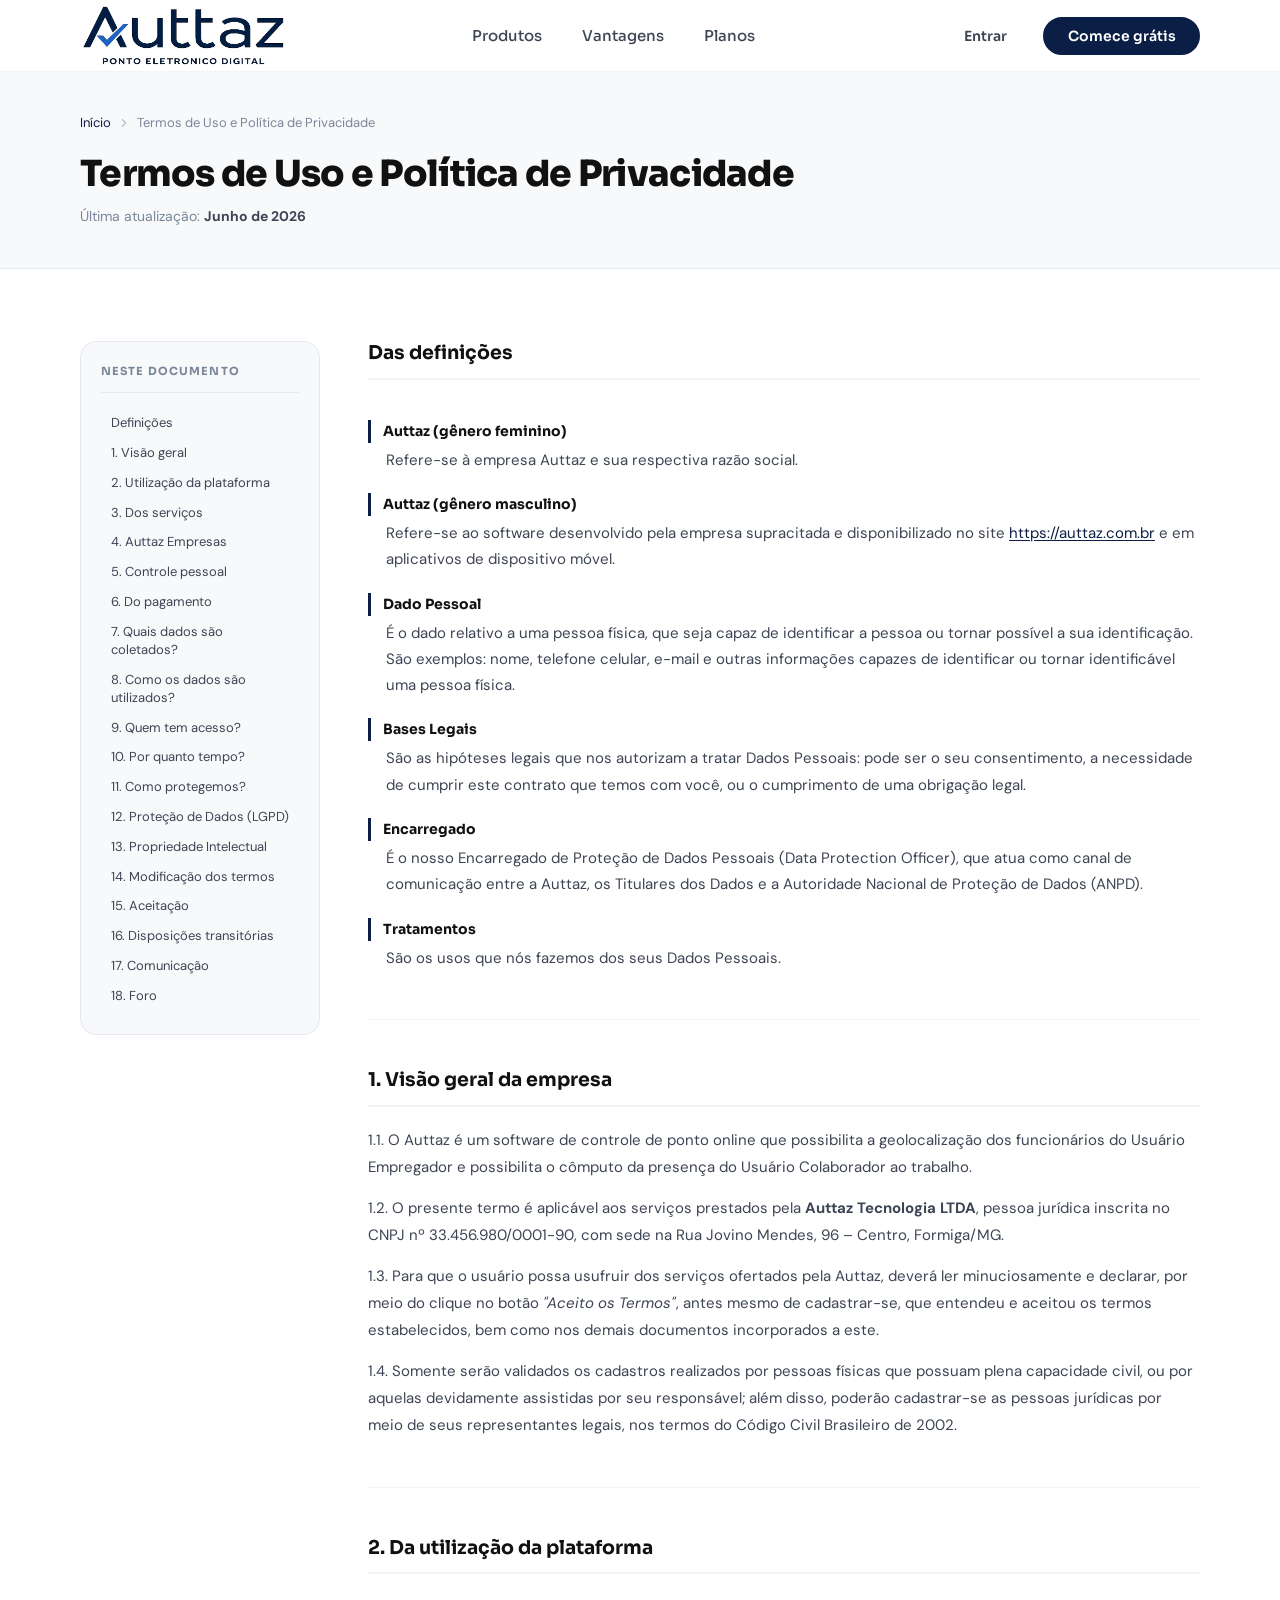
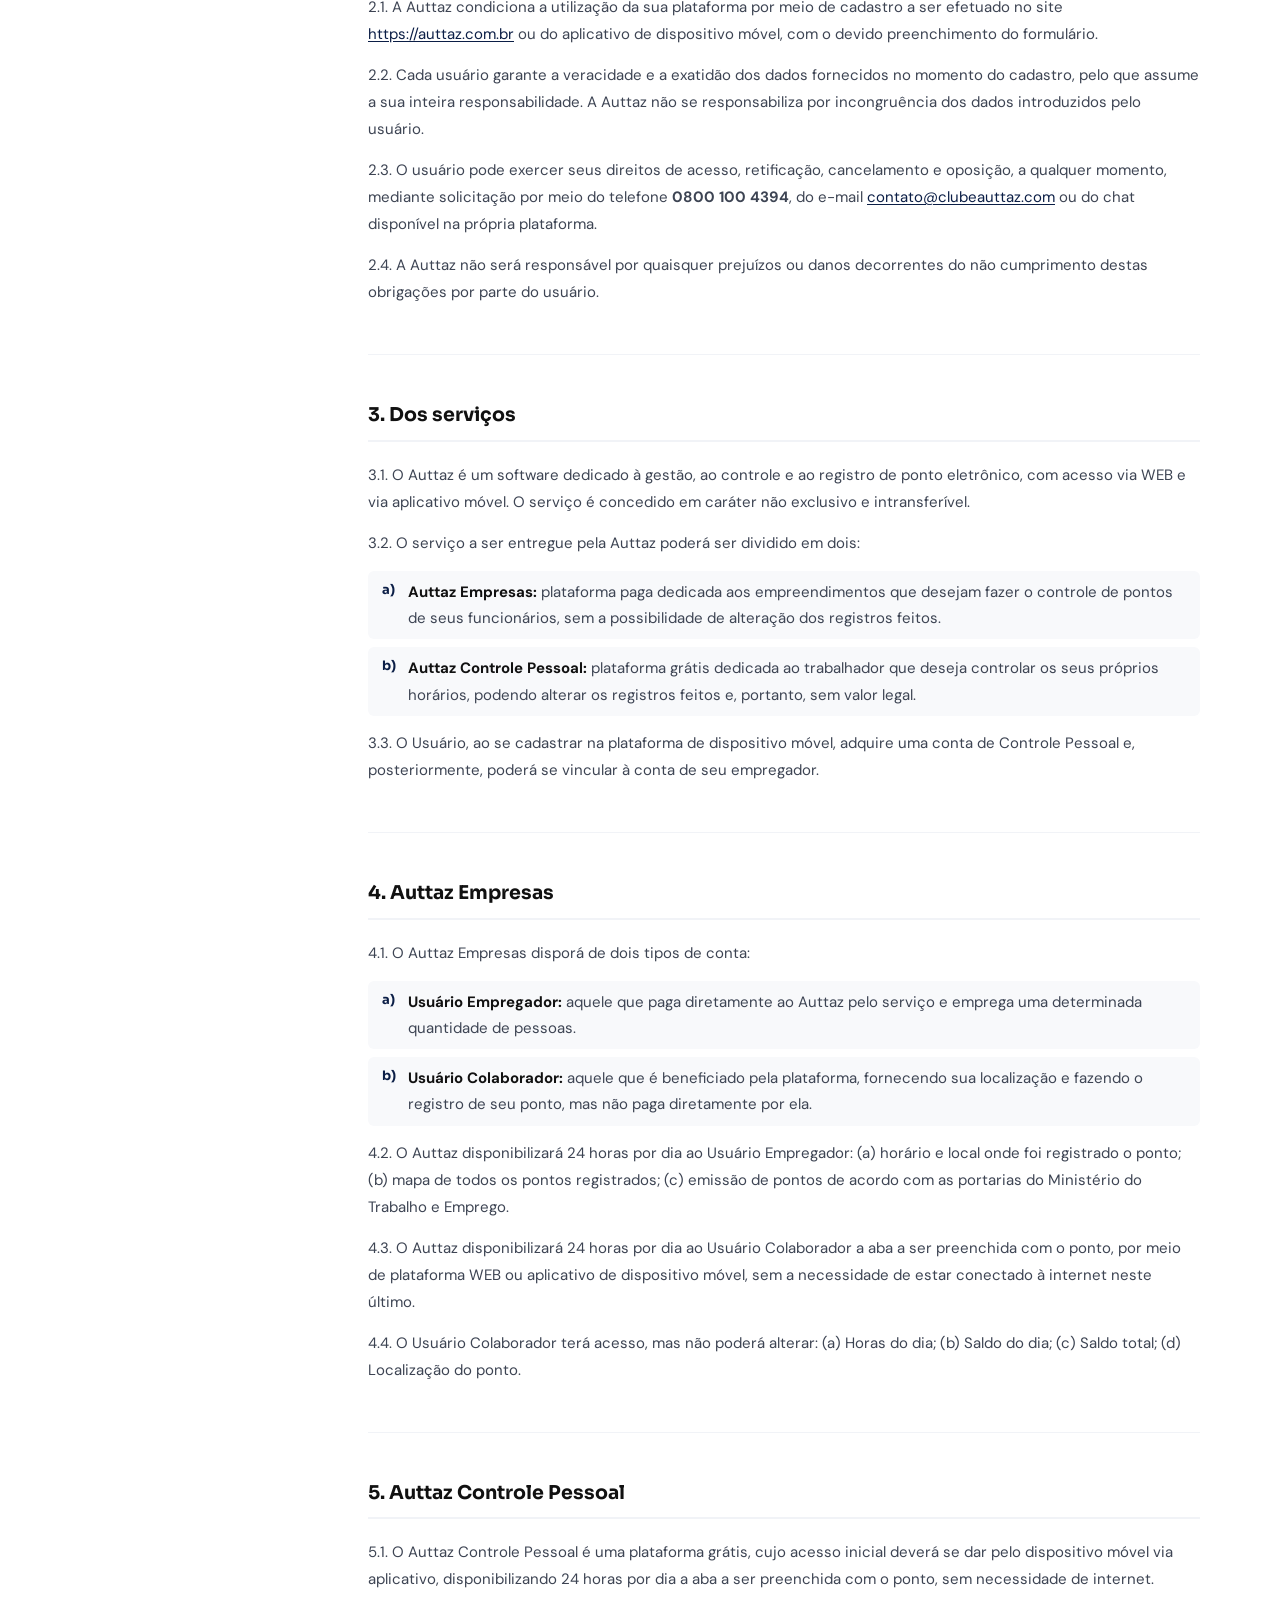
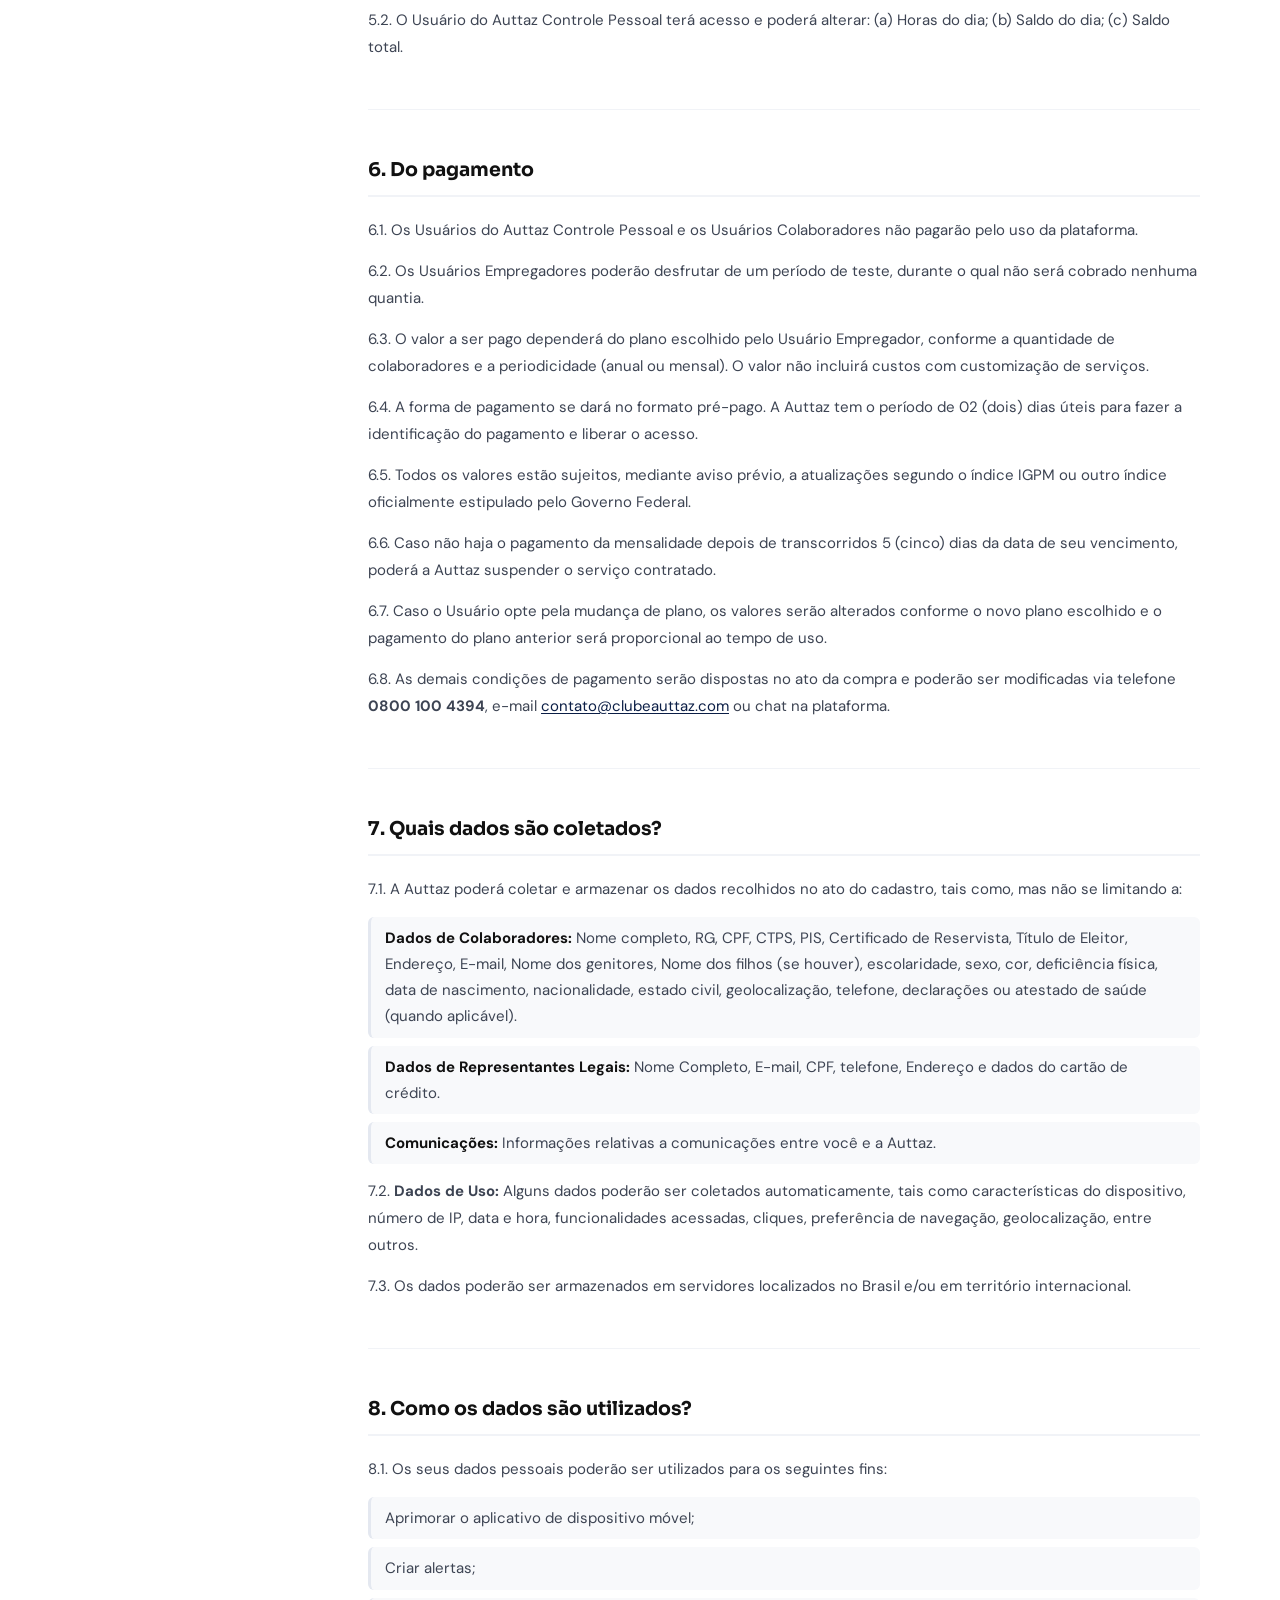
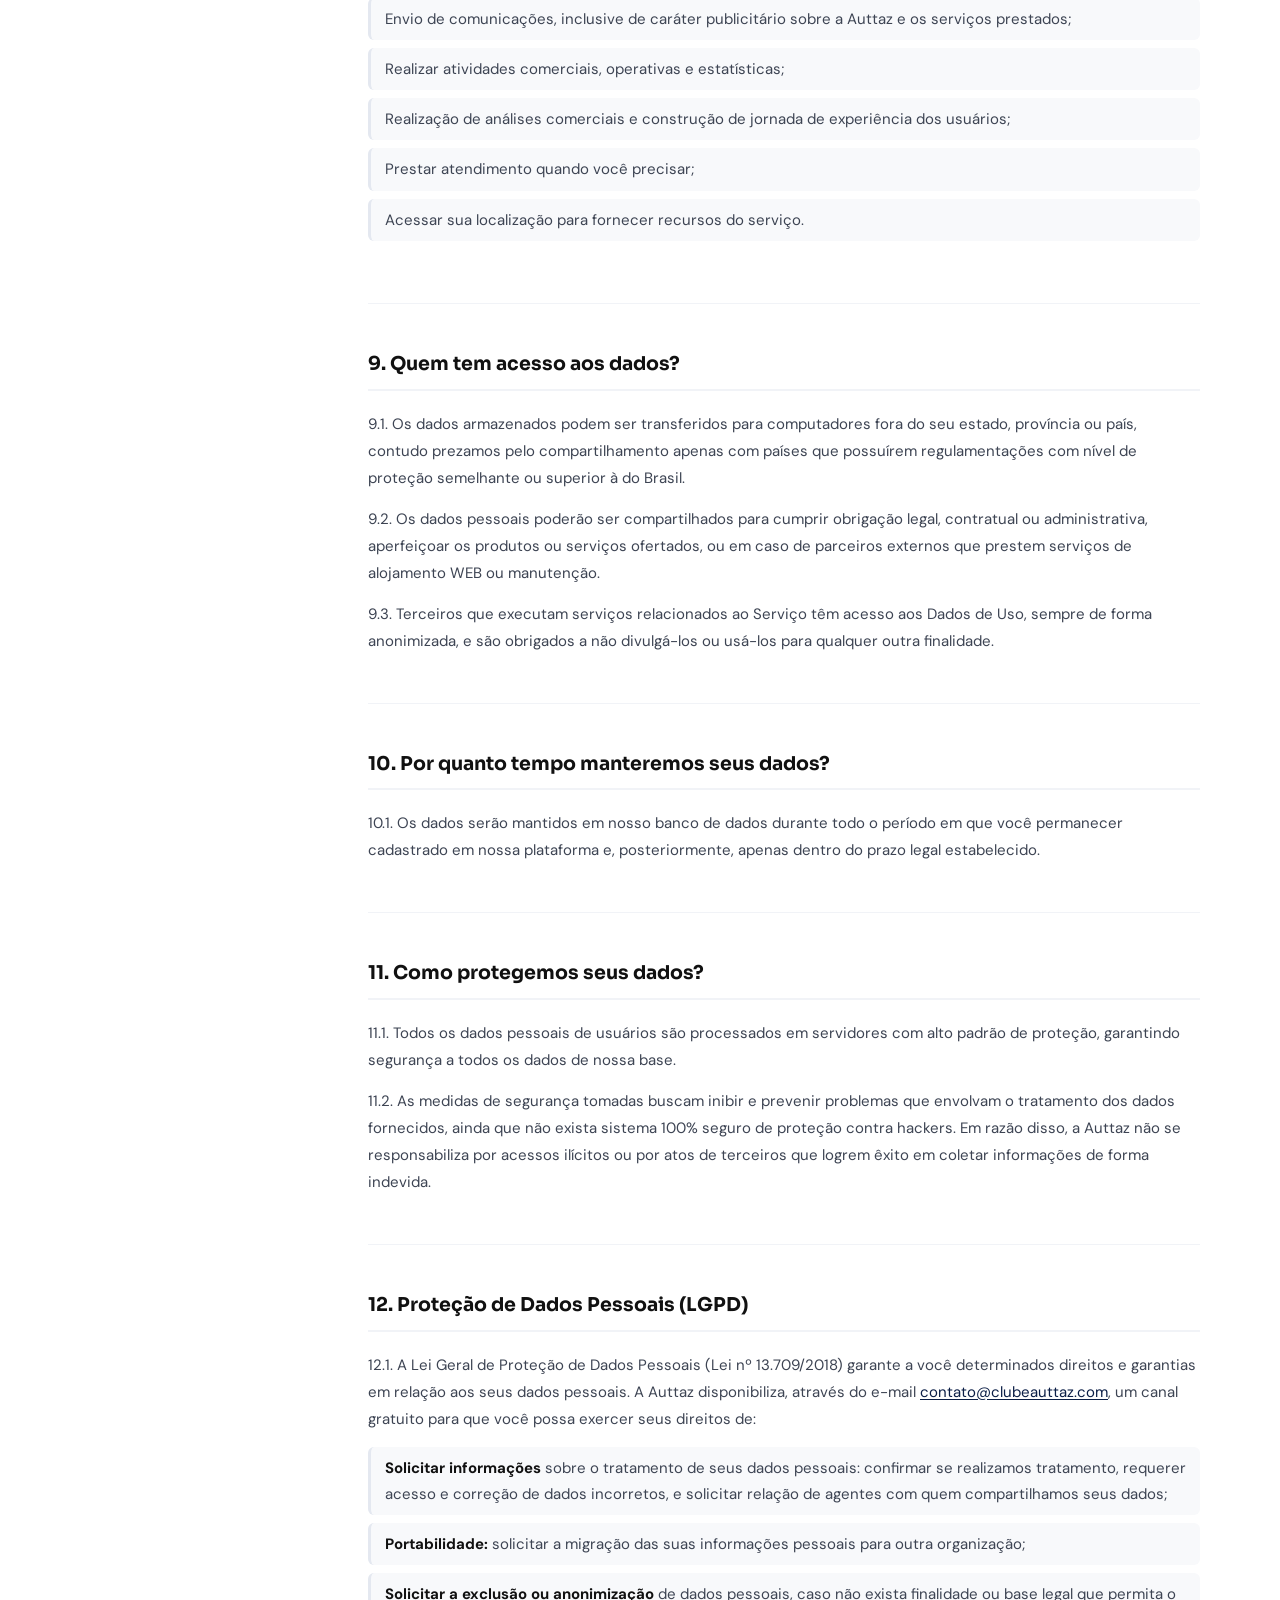
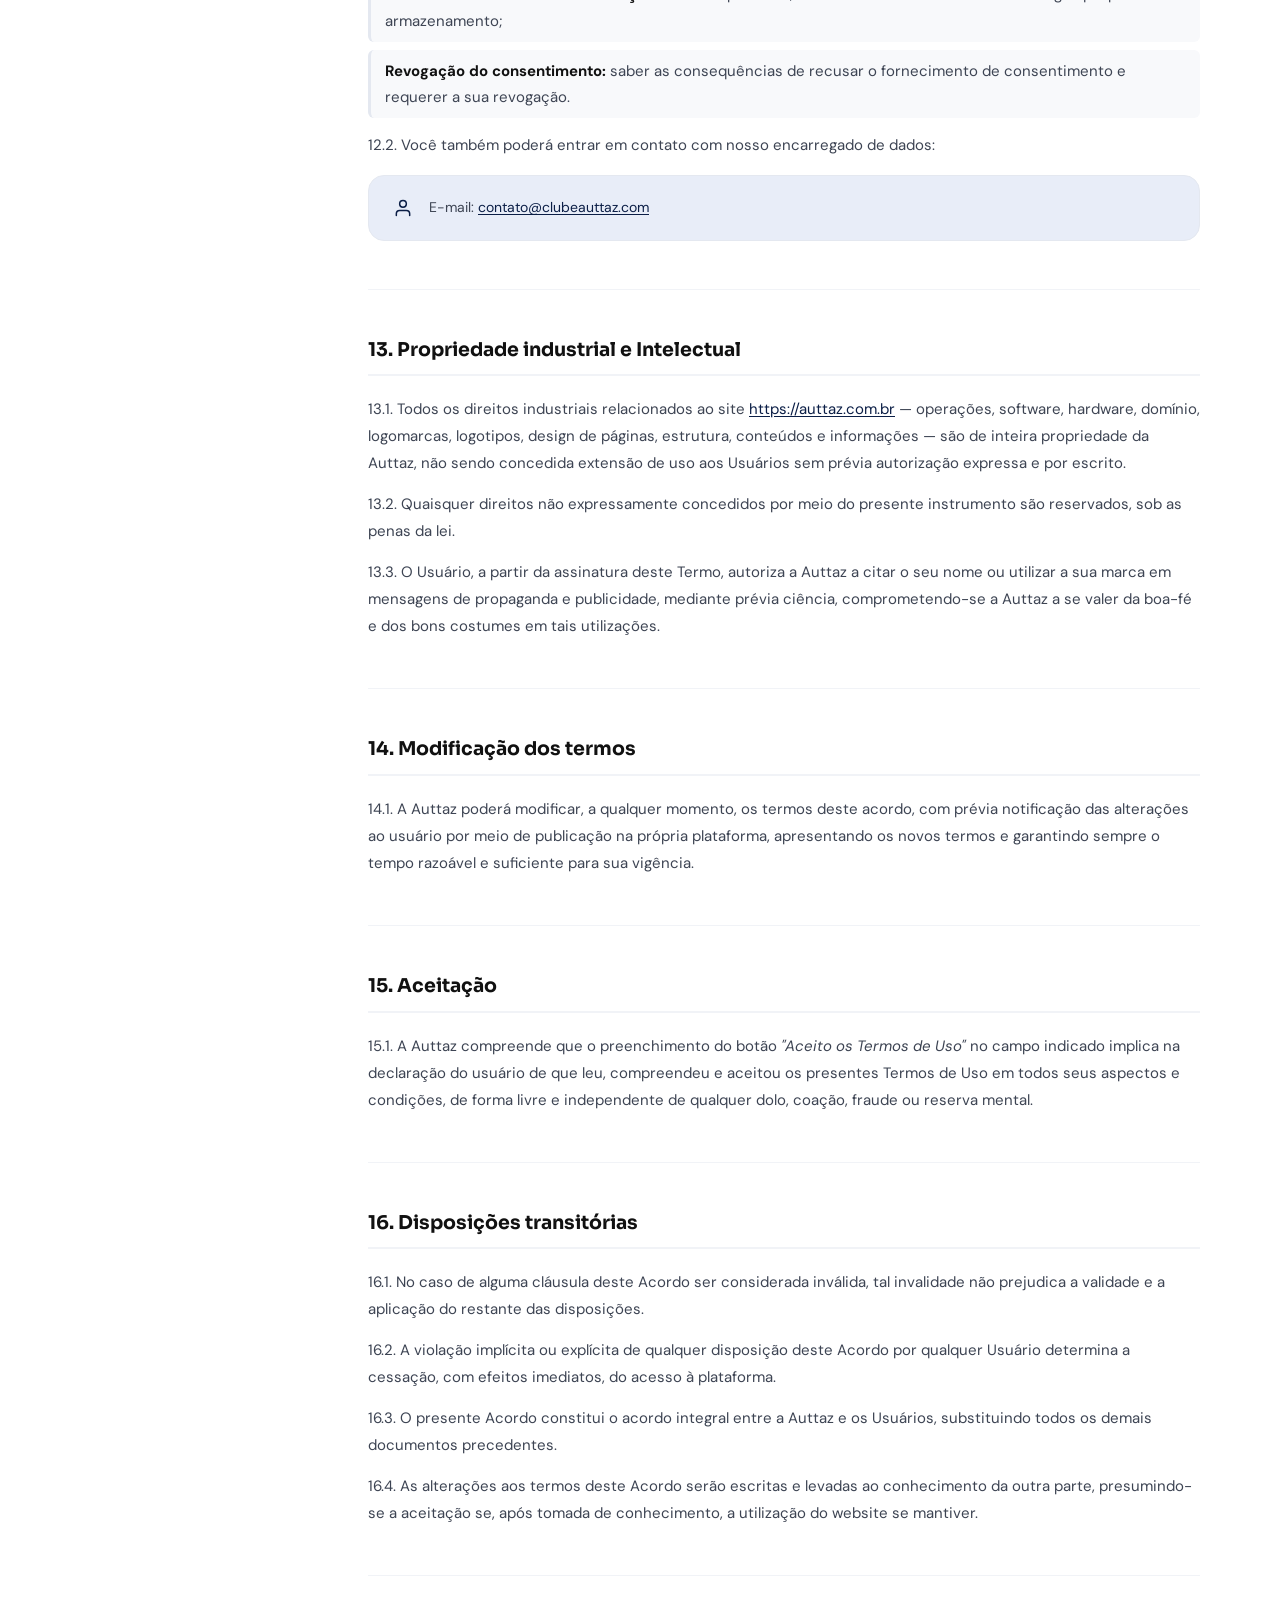
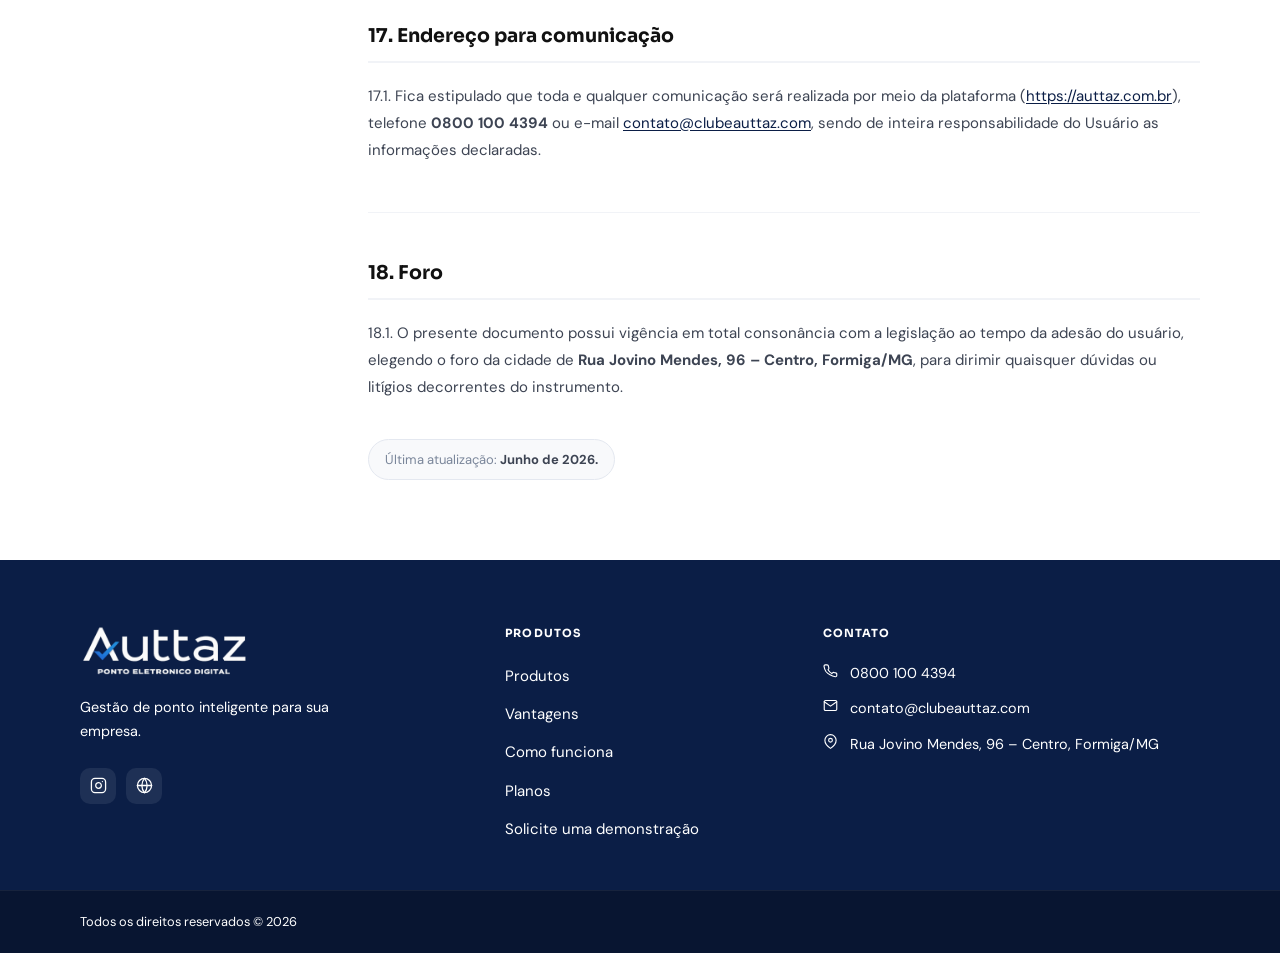
<file: politica_de_privacidade.html>
<!doctype html>
<html lang="pt-BR">
  <head>
    <meta charset="UTF-8" />
    <meta name="viewport" content="width=device-width, initial-scale=1.0" />
    <title>Termos de Uso e Política de Privacidade — Auttaz</title>
    <link rel="preconnect" href="https://fonts.googleapis.com" />
    <link rel="preconnect" href="https://fonts.gstatic.com" crossorigin />
    <link
      href="https://fonts.googleapis.com/css2?family=Sora:wght@300;400;500;600;700;800&family=DM+Sans:opsz,wght@9..40,300;9..40,400;9..40,500;9..40,600&display=swap"
      rel="stylesheet"
    />
    <!-- CSS do site principal -->
    <link rel="stylesheet" href="css/style.css" />
    <!-- CSS específico desta página -->
    <link rel="stylesheet" href="css/politica.css" />
    <link rel="icon" type="image/x-icon" href="./assets/img/logo-favicon.png" />
  </head>
  <body class="page-politica">
    <!-- ========== HEADER (idêntico ao site) ========== -->
    <header class="header" id="header">
      <div class="container header__inner">
        <a
          href="index.html"
          class="header__logo"
          aria-label="Voltar para a página inicial"
        >
          <img src="assets/img/logo-header.png" alt="Logo" class="logo-img" />
        </a>
        <nav class="header__nav" aria-label="Navegação principal">
          <ul class="nav__list">
            <li>
              <a href="index.html#solucoes" class="nav__link">Produtos</a>
            </li>
            <li>
              <a href="index.html#vantagens" class="nav__link">Vantagens</a>
            </li>
            <li><a href="index.html#planos" class="nav__link">Planos</a></li>
          </ul>
        </nav>
        <div class="header__actions">
          <a href="#" class="btn btn--ghost">Entrar</a>
          <a href="index.html#contato" class="btn btn--primary"
            >Comece grátis</a
          >
        </div>
        <button
          class="hamburger"
          id="hamburgerBtn"
          aria-label="Abrir menu"
          aria-expanded="false"
        >
          <span></span><span></span><span></span>
        </button>
      </div>
      <div class="mobile-nav" id="mobileNav" aria-hidden="true">
        <ul class="mobile-nav__list">
          <li>
            <a href="index.html#solucoes" class="mobile-nav__link">Produtos</a>
          </li>
          <li>
            <a href="index.html#vantagens" class="mobile-nav__link"
              >Vantagens</a
            >
          </li>
          <li>
            <a href="index.html#planos" class="mobile-nav__link">Planos</a>
          </li>
          <li class="mobile-nav__divider"></li>
          <li><a href="#" class="btn btn--ghost btn--full">Entrar</a></li>
          <li>
            <a href="index.html#contato" class="btn btn--primary btn--full"
              >Comece grátis</a
            >
          </li>
        </ul>
      </div>
    </header>

    <!-- ========== HERO DA PÁGINA ========== -->
    <section class="politica-hero">
      <div class="container">
        <div class="politica-hero__breadcrumb">
          <a href="index.html">Início</a>
          <svg
            width="14"
            height="14"
            viewBox="0 0 24 24"
            fill="none"
            stroke="currentColor"
            stroke-width="2"
            stroke-linecap="round"
            stroke-linejoin="round"
          >
            <polyline points="9 18 15 12 9 6" />
          </svg>
          <span>Termos de Uso e Política de Privacidade</span>
        </div>
        <h1 class="politica-hero__title">
          Termos de Uso e Política de Privacidade
        </h1>
        <p class="politica-hero__meta">
          Última atualização: <strong>Junho de 2026</strong>
        </p>
      </div>
    </section>

    <!-- ========== CONTEÚDO PRINCIPAL ========== -->
    <main class="politica-main">
      <div class="container politica-layout">
        <!-- Sumário lateral -->
        <aside class="politica-toc" aria-label="Índice do documento">
          <div class="politica-toc__inner">
            <p class="politica-toc__title">Neste documento</p>
            <nav>
              <ul class="politica-toc__list">
                <li><a href="#definicoes">Definições</a></li>
                <li><a href="#s1">1. Visão geral</a></li>
                <li><a href="#s2">2. Utilização da plataforma</a></li>
                <li><a href="#s3">3. Dos serviços</a></li>
                <li><a href="#s4">4. Auttaz Empresas</a></li>
                <li><a href="#s5">5. Controle pessoal</a></li>
                <li><a href="#s6">6. Do pagamento</a></li>
                <li><a href="#s7">7. Quais dados são coletados?</a></li>
                <li><a href="#s8">8. Como os dados são utilizados?</a></li>
                <li><a href="#s9">9. Quem tem acesso?</a></li>
                <li><a href="#s10">10. Por quanto tempo?</a></li>
                <li><a href="#s11">11. Como protegemos?</a></li>
                <li><a href="#s12">12. Proteção de Dados (LGPD)</a></li>
                <li><a href="#s13">13. Propriedade Intelectual</a></li>
                <li><a href="#s14">14. Modificação dos termos</a></li>
                <li><a href="#s15">15. Aceitação</a></li>
                <li><a href="#s16">16. Disposições transitórias</a></li>
                <li><a href="#s17">17. Comunicação</a></li>
                <li><a href="#s18">18. Foro</a></li>
              </ul>
            </nav>
          </div>
        </aside>

        <!-- Texto dos termos -->
        <article class="politica-content">
          <!-- DEFINIÇÕES -->
          <section id="definicoes" class="politica-section">
            <h2 class="politica-section__title">Das definições</h2>
            <dl class="politica-definitions">
              <dt>Auttaz (gênero feminino)</dt>
              <dd>Refere-se à empresa Auttaz e sua respectiva razão social.</dd>

              <dt>Auttaz (gênero masculino)</dt>
              <dd>
                Refere-se ao software desenvolvido pela empresa supracitada e
                disponibilizado no site
                <a href="https://auttaz.com.br" target="_blank" rel="noopener"
                  >https://auttaz.com.br</a
                >
                e em aplicativos de dispositivo móvel.
              </dd>

              <dt>Dado Pessoal</dt>
              <dd>
                É o dado relativo a uma pessoa física, que seja capaz de
                identificar a pessoa ou tornar possível a sua identificação. São
                exemplos: nome, telefone celular, e-mail e outras informações
                capazes de identificar ou tornar identificável uma pessoa
                física.
              </dd>

              <dt>Bases Legais</dt>
              <dd>
                São as hipóteses legais que nos autorizam a tratar Dados
                Pessoais: pode ser o seu consentimento, a necessidade de cumprir
                este contrato que temos com você, ou o cumprimento de uma
                obrigação legal.
              </dd>

              <dt>Encarregado</dt>
              <dd>
                É o nosso Encarregado de Proteção de Dados Pessoais (Data
                Protection Officer), que atua como canal de comunicação entre a
                Auttaz, os Titulares dos Dados e a Autoridade Nacional de
                Proteção de Dados (ANPD).
              </dd>

              <dt>Tratamentos</dt>
              <dd>São os usos que nós fazemos dos seus Dados Pessoais.</dd>
            </dl>
          </section>

          <!-- 1 -->
          <section id="s1" class="politica-section">
            <h2 class="politica-section__title">1. Visão geral da empresa</h2>
            <p>
              1.1. O Auttaz é um software de controle de ponto online que
              possibilita a geolocalização dos funcionários do Usuário
              Empregador e possibilita o cômputo da presença do Usuário
              Colaborador ao trabalho.
            </p>
            <p>
              1.2. O presente termo é aplicável aos serviços prestados pela
              <strong>Auttaz Tecnologia LTDA</strong>, pessoa jurídica inscrita
              no CNPJ nº 33.456.980/0001-90, com sede na Rua Jovino Mendes, 96 –
              Centro, Formiga/MG.
            </p>
            <p>
              1.3. Para que o usuário possa usufruir dos serviços ofertados pela
              Auttaz, deverá ler minuciosamente e declarar, por meio do clique
              no botão <em>"Aceito os Termos"</em>, antes mesmo de cadastrar-se,
              que entendeu e aceitou os termos estabelecidos, bem como nos
              demais documentos incorporados a este.
            </p>
            <p>
              1.4. Somente serão validados os cadastros realizados por pessoas
              físicas que possuam plena capacidade civil, ou por aquelas
              devidamente assistidas por seu responsável; além disso, poderão
              cadastrar-se as pessoas jurídicas por meio de seus representantes
              legais, nos termos do Código Civil Brasileiro de 2002.
            </p>
          </section>

          <!-- 2 -->
          <section id="s2" class="politica-section">
            <h2 class="politica-section__title">
              2. Da utilização da plataforma
            </h2>
            <p>
              2.1. A Auttaz condiciona a utilização da sua plataforma por meio
              de cadastro a ser efetuado no site
              <a href="https://auttaz.com.br" target="_blank" rel="noopener"
                >https://auttaz.com.br</a
              >
              ou do aplicativo de dispositivo móvel, com o devido preenchimento
              do formulário.
            </p>
            <p>
              2.2. Cada usuário garante a veracidade e a exatidão dos dados
              fornecidos no momento do cadastro, pelo que assume a sua inteira
              responsabilidade. A Auttaz não se responsabiliza por incongruência
              dos dados introduzidos pelo usuário.
            </p>
            <p>
              2.3. O usuário pode exercer seus direitos de acesso, retificação,
              cancelamento e oposição, a qualquer momento, mediante solicitação
              por meio do telefone <strong>0800 100 4394</strong>, do e-mail
              <a href="mailto:contato@clubeauttaz.com"
                >contato@clubeauttaz.com</a
              >
              ou do chat disponível na própria plataforma.
            </p>
            <p>
              2.4. A Auttaz não será responsável por quaisquer prejuízos ou
              danos decorrentes do não cumprimento destas obrigações por parte
              do usuário.
            </p>
          </section>

          <!-- 3 -->
          <section id="s3" class="politica-section">
            <h2 class="politica-section__title">3. Dos serviços</h2>
            <p>
              3.1. O Auttaz é um software dedicado à gestão, ao controle e ao
              registro de ponto eletrônico, com acesso via WEB e via aplicativo
              móvel. O serviço é concedido em caráter não exclusivo e
              intransferível.
            </p>
            <p>
              3.2. O serviço a ser entregue pela Auttaz poderá ser dividido em
              dois:
            </p>
            <ol class="politica-list politica-list--alpha">
              <li>
                <strong>Auttaz Empresas:</strong> plataforma paga dedicada aos
                empreendimentos que desejam fazer o controle de pontos de seus
                funcionários, sem a possibilidade de alteração dos registros
                feitos.
              </li>
              <li>
                <strong>Auttaz Controle Pessoal:</strong> plataforma grátis
                dedicada ao trabalhador que deseja controlar os seus próprios
                horários, podendo alterar os registros feitos e, portanto, sem
                valor legal.
              </li>
            </ol>
            <p>
              3.3. O Usuário, ao se cadastrar na plataforma de dispositivo
              móvel, adquire uma conta de Controle Pessoal e, posteriormente,
              poderá se vincular à conta de seu empregador.
            </p>
          </section>

          <!-- 4 -->
          <section id="s4" class="politica-section">
            <h2 class="politica-section__title">4. Auttaz Empresas</h2>
            <p>4.1. O Auttaz Empresas disporá de dois tipos de conta:</p>
            <ol class="politica-list politica-list--alpha">
              <li>
                <strong>Usuário Empregador:</strong> aquele que paga diretamente
                ao Auttaz pelo serviço e emprega uma determinada quantidade de
                pessoas.
              </li>
              <li>
                <strong>Usuário Colaborador:</strong> aquele que é beneficiado
                pela plataforma, fornecendo sua localização e fazendo o registro
                de seu ponto, mas não paga diretamente por ela.
              </li>
            </ol>
            <p>
              4.2. O Auttaz disponibilizará 24 horas por dia ao Usuário
              Empregador: (a) horário e local onde foi registrado o ponto; (b)
              mapa de todos os pontos registrados; (c) emissão de pontos de
              acordo com as portarias do Ministério do Trabalho e Emprego.
            </p>
            <p>
              4.3. O Auttaz disponibilizará 24 horas por dia ao Usuário
              Colaborador a aba a ser preenchida com o ponto, por meio de
              plataforma WEB ou aplicativo de dispositivo móvel, sem a
              necessidade de estar conectado à internet neste último.
            </p>
            <p>
              4.4. O Usuário Colaborador terá acesso, mas não poderá alterar:
              (a) Horas do dia; (b) Saldo do dia; (c) Saldo total; (d)
              Localização do ponto.
            </p>
          </section>

          <!-- 5 -->
          <section id="s5" class="politica-section">
            <h2 class="politica-section__title">5. Auttaz Controle Pessoal</h2>
            <p>
              5.1. O Auttaz Controle Pessoal é uma plataforma grátis, cujo
              acesso inicial deverá se dar pelo dispositivo móvel via
              aplicativo, disponibilizando 24 horas por dia a aba a ser
              preenchida com o ponto, sem necessidade de internet.
            </p>
            <p>
              5.2. O Usuário do Auttaz Controle Pessoal terá acesso e poderá
              alterar: (a) Horas do dia; (b) Saldo do dia; (c) Saldo total.
            </p>
          </section>

          <!-- 6 -->
          <section id="s6" class="politica-section">
            <h2 class="politica-section__title">6. Do pagamento</h2>
            <p>
              6.1. Os Usuários do Auttaz Controle Pessoal e os Usuários
              Colaboradores não pagarão pelo uso da plataforma.
            </p>
            <p>
              6.2. Os Usuários Empregadores poderão desfrutar de um período de
              teste, durante o qual não será cobrado nenhuma quantia.
            </p>
            <p>
              6.3. O valor a ser pago dependerá do plano escolhido pelo Usuário
              Empregador, conforme a quantidade de colaboradores e a
              periodicidade (anual ou mensal). O valor não incluirá custos com
              customização de serviços.
            </p>
            <p>
              6.4. A forma de pagamento se dará no formato pré-pago. A Auttaz
              tem o período de 02 (dois) dias úteis para fazer a identificação
              do pagamento e liberar o acesso.
            </p>
            <p>
              6.5. Todos os valores estão sujeitos, mediante aviso prévio, a
              atualizações segundo o índice IGPM ou outro índice oficialmente
              estipulado pelo Governo Federal.
            </p>
            <p>
              6.6. Caso não haja o pagamento da mensalidade depois de
              transcorridos 5 (cinco) dias da data de seu vencimento, poderá a
              Auttaz suspender o serviço contratado.
            </p>
            <p>
              6.7. Caso o Usuário opte pela mudança de plano, os valores serão
              alterados conforme o novo plano escolhido e o pagamento do plano
              anterior será proporcional ao tempo de uso.
            </p>
            <p>
              6.8. As demais condições de pagamento serão dispostas no ato da
              compra e poderão ser modificadas via telefone
              <strong>0800 100 4394</strong>, e-mail
              <a href="mailto:contato@clubeauttaz.com"
                >contato@clubeauttaz.com</a
              >
              ou chat na plataforma.
            </p>
          </section>

          <!-- 7 -->
          <section id="s7" class="politica-section">
            <h2 class="politica-section__title">
              7. Quais dados são coletados?
            </h2>
            <p>
              7.1. A Auttaz poderá coletar e armazenar os dados recolhidos no
              ato do cadastro, tais como, mas não se limitando a:
            </p>
            <ul class="politica-list">
              <li>
                <strong>Dados de Colaboradores:</strong> Nome completo, RG, CPF,
                CTPS, PIS, Certificado de Reservista, Título de Eleitor,
                Endereço, E-mail, Nome dos genitores, Nome dos filhos (se
                houver), escolaridade, sexo, cor, deficiência física, data de
                nascimento, nacionalidade, estado civil, geolocalização,
                telefone, declarações ou atestado de saúde (quando aplicável).
              </li>
              <li>
                <strong>Dados de Representantes Legais:</strong> Nome Completo,
                E-mail, CPF, telefone, Endereço e dados do cartão de crédito.
              </li>
              <li>
                <strong>Comunicações:</strong> Informações relativas a
                comunicações entre você e a Auttaz.
              </li>
            </ul>
            <p>
              7.2. <strong>Dados de Uso:</strong> Alguns dados poderão ser
              coletados automaticamente, tais como características do
              dispositivo, número de IP, data e hora, funcionalidades acessadas,
              cliques, preferência de navegação, geolocalização, entre outros.
            </p>
            <p>
              7.3. Os dados poderão ser armazenados em servidores localizados no
              Brasil e/ou em território internacional.
            </p>
          </section>

          <!-- 8 -->
          <section id="s8" class="politica-section">
            <h2 class="politica-section__title">
              8. Como os dados são utilizados?
            </h2>
            <p>
              8.1. Os seus dados pessoais poderão ser utilizados para os
              seguintes fins:
            </p>
            <ul class="politica-list">
              <li>Aprimorar o aplicativo de dispositivo móvel;</li>
              <li>Criar alertas;</li>
              <li>
                Envio de comunicações, inclusive de caráter publicitário sobre a
                Auttaz e os serviços prestados;
              </li>
              <li>
                Realizar atividades comerciais, operativas e estatísticas;
              </li>
              <li>
                Realização de análises comerciais e construção de jornada de
                experiência dos usuários;
              </li>
              <li>Prestar atendimento quando você precisar;</li>
              <li>
                Acessar sua localização para fornecer recursos do serviço.
              </li>
            </ul>
          </section>

          <!-- 9 -->
          <section id="s9" class="politica-section">
            <h2 class="politica-section__title">
              9. Quem tem acesso aos dados?
            </h2>
            <p>
              9.1. Os dados armazenados podem ser transferidos para computadores
              fora do seu estado, província ou país, contudo prezamos pelo
              compartilhamento apenas com países que possuírem regulamentações
              com nível de proteção semelhante ou superior à do Brasil.
            </p>
            <p>
              9.2. Os dados pessoais poderão ser compartilhados para cumprir
              obrigação legal, contratual ou administrativa, aperfeiçoar os
              produtos ou serviços ofertados, ou em caso de parceiros externos
              que prestem serviços de alojamento WEB ou manutenção.
            </p>
            <p>
              9.3. Terceiros que executam serviços relacionados ao Serviço têm
              acesso aos Dados de Uso, sempre de forma anonimizada, e são
              obrigados a não divulgá-los ou usá-los para qualquer outra
              finalidade.
            </p>
          </section>

          <!-- 10 -->
          <section id="s10" class="politica-section">
            <h2 class="politica-section__title">
              10. Por quanto tempo manteremos seus dados?
            </h2>
            <p>
              10.1. Os dados serão mantidos em nosso banco de dados durante todo
              o período em que você permanecer cadastrado em nossa plataforma e,
              posteriormente, apenas dentro do prazo legal estabelecido.
            </p>
          </section>

          <!-- 11 -->
          <section id="s11" class="politica-section">
            <h2 class="politica-section__title">
              11. Como protegemos seus dados?
            </h2>
            <p>
              11.1. Todos os dados pessoais de usuários são processados em
              servidores com alto padrão de proteção, garantindo segurança a
              todos os dados de nossa base.
            </p>
            <p>
              11.2. As medidas de segurança tomadas buscam inibir e prevenir
              problemas que envolvam o tratamento dos dados fornecidos, ainda
              que não exista sistema 100% seguro de proteção contra hackers. Em
              razão disso, a Auttaz não se responsabiliza por acessos ilícitos
              ou por atos de terceiros que logrem êxito em coletar informações
              de forma indevida.
            </p>
          </section>

          <!-- 12 -->
          <section id="s12" class="politica-section">
            <h2 class="politica-section__title">
              12. Proteção de Dados Pessoais (LGPD)
            </h2>
            <p>
              12.1. A Lei Geral de Proteção de Dados Pessoais (Lei nº
              13.709/2018) garante a você determinados direitos e garantias em
              relação aos seus dados pessoais. A Auttaz disponibiliza, através
              do e-mail
              <a href="mailto:contato@clubeauttaz.com"
                >contato@clubeauttaz.com</a
              >, um canal gratuito para que você possa exercer seus direitos de:
            </p>
            <ul class="politica-list">
              <li>
                <strong>Solicitar informações</strong> sobre o tratamento de
                seus dados pessoais: confirmar se realizamos tratamento,
                requerer acesso e correção de dados incorretos, e solicitar
                relação de agentes com quem compartilhamos seus dados;
              </li>
              <li>
                <strong>Portabilidade:</strong> solicitar a migração das suas
                informações pessoais para outra organização;
              </li>
              <li>
                <strong>Solicitar a exclusão ou anonimização</strong> de dados
                pessoais, caso não exista finalidade ou base legal que permita o
                armazenamento;
              </li>
              <li>
                <strong>Revogação do consentimento:</strong> saber as
                consequências de recusar o fornecimento de consentimento e
                requerer a sua revogação.
              </li>
            </ul>
            <p>
              12.2. Você também poderá entrar em contato com nosso encarregado
              de dados:
            </p>
            <div class="politica-contact-card">
              <svg
                width="20"
                height="20"
                viewBox="0 0 24 24"
                fill="none"
                stroke="#0b1e46"
                stroke-width="1.8"
                stroke-linecap="round"
                stroke-linejoin="round"
              >
                <path d="M20 21v-2a4 4 0 0 0-4-4H8a4 4 0 0 0-4 4v2" />
                <circle cx="12" cy="7" r="4" />
              </svg>
              <div>
                <span
                  >E-mail:
                  <a href="mailto:contato@clubeauttaz.com"
                    >contato@clubeauttaz.com</a
                  ></span
                >
              </div>
            </div>
          </section>

          <!-- 13 -->
          <section id="s13" class="politica-section">
            <h2 class="politica-section__title">
              13. Propriedade industrial e Intelectual
            </h2>
            <p>
              13.1. Todos os direitos industriais relacionados ao site
              <a href="https://auttaz.com.br" target="_blank" rel="noopener"
                >https://auttaz.com.br</a
              >
              — operações, software, hardware, domínio, logomarcas, logotipos,
              design de páginas, estrutura, conteúdos e informações — são de
              inteira propriedade da Auttaz, não sendo concedida extensão de uso
              aos Usuários sem prévia autorização expressa e por escrito.
            </p>
            <p>
              13.2. Quaisquer direitos não expressamente concedidos por meio do
              presente instrumento são reservados, sob as penas da lei.
            </p>
            <p>
              13.3. O Usuário, a partir da assinatura deste Termo, autoriza a
              Auttaz a citar o seu nome ou utilizar a sua marca em mensagens de
              propaganda e publicidade, mediante prévia ciência,
              comprometendo-se a Auttaz a se valer da boa-fé e dos bons costumes
              em tais utilizações.
            </p>
          </section>

          <!-- 14 -->
          <section id="s14" class="politica-section">
            <h2 class="politica-section__title">14. Modificação dos termos</h2>
            <p>
              14.1. A Auttaz poderá modificar, a qualquer momento, os termos
              deste acordo, com prévia notificação das alterações ao usuário por
              meio de publicação na própria plataforma, apresentando os novos
              termos e garantindo sempre o tempo razoável e suficiente para sua
              vigência.
            </p>
          </section>

          <!-- 15 -->
          <section id="s15" class="politica-section">
            <h2 class="politica-section__title">15. Aceitação</h2>
            <p>
              15.1. A Auttaz compreende que o preenchimento do botão
              <em>"Aceito os Termos de Uso"</em> no campo indicado implica na
              declaração do usuário de que leu, compreendeu e aceitou os
              presentes Termos de Uso em todos seus aspectos e condições, de
              forma livre e independente de qualquer dolo, coação, fraude ou
              reserva mental.
            </p>
          </section>

          <!-- 16 -->
          <section id="s16" class="politica-section">
            <h2 class="politica-section__title">
              16. Disposições transitórias
            </h2>
            <p>
              16.1. No caso de alguma cláusula deste Acordo ser considerada
              inválida, tal invalidade não prejudica a validade e a aplicação do
              restante das disposições.
            </p>
            <p>
              16.2. A violação implícita ou explícita de qualquer disposição
              deste Acordo por qualquer Usuário determina a cessação, com
              efeitos imediatos, do acesso à plataforma.
            </p>
            <p>
              16.3. O presente Acordo constitui o acordo integral entre a Auttaz
              e os Usuários, substituindo todos os demais documentos
              precedentes.
            </p>
            <p>
              16.4. As alterações aos termos deste Acordo serão escritas e
              levadas ao conhecimento da outra parte, presumindo-se a aceitação
              se, após tomada de conhecimento, a utilização do website se
              mantiver.
            </p>
          </section>

          <!-- 17 -->
          <section id="s17" class="politica-section">
            <h2 class="politica-section__title">
              17. Endereço para comunicação
            </h2>
            <p>
              17.1. Fica estipulado que toda e qualquer comunicação será
              realizada por meio da plataforma (<a
                href="https://auttaz.com.br"
                target="_blank"
                rel="noopener"
                >https://auttaz.com.br</a
              >), telefone <strong>0800 100 4394</strong> ou e-mail
              <a href="mailto:contato@clubeauttaz.com"
                >contato@clubeauttaz.com</a
              >, sendo de inteira responsabilidade do Usuário as informações
              declaradas.
            </p>
          </section>

          <!-- 18 -->
          <section id="s18" class="politica-section">
            <h2 class="politica-section__title">18. Foro</h2>
            <p>
              18.1. O presente documento possui vigência em total consonância
              com a legislação ao tempo da adesão do usuário, elegendo o foro da
              cidade de
              <strong>Rua Jovino Mendes, 96 – Centro, Formiga/MG</strong>, para
              dirimir quaisquer dúvidas ou litígios decorrentes do instrumento.
            </p>
            <p class="politica-update">
              Última atualização: <strong>Junho de 2026.</strong>
            </p>
          </section>
        </article>
      </div>
    </main>

    <!-- ========== FOOTER ========== -->
    <footer class="footer">
      <div class="container footer__inner">
        <div class="footer__brand">
          <a href="#" class="footer__logo" aria-label="Logo">
            <img
              src="./assets/img/logo-footer.png"
              alt="Logo"
              class="logo-img logo-img--footer"
            />
          </a>
          <p class="footer__tagline">
            Gestão de ponto inteligente para sua empresa.
          </p>
          <div class="footer__social">
            <a
              href="https://www.instagram.com/rmcertificadosmatriz?igsh=MTNhMHNncHd2Y2hrcw=="
              class="social-link"
              target="_blank"
              rel="noopener noreferrer"
              aria-label="Instagram"
              ><svg
                width="17"
                height="17"
                viewBox="0 0 24 24"
                fill="none"
                stroke="currentColor"
                stroke-width="1.8"
                stroke-linecap="round"
                stroke-linejoin="round"
              >
                <rect x="2" y="2" width="20" height="20" rx="5" />
                <path d="M16 11.37A4 4 0 1 1 12.63 8 4 4 0 0 1 16 11.37z" />
                <line x1="17.5" y1="6.5" x2="17.51" y2="6.5" /></svg
            ></a>
            <a
              href="https://rmcertificados.com.br/"
              class="social-link"
              target="_blank"
              rel="noopener noreferrer"
              aria-label="Site"
              ><svg
                width="17"
                height="17"
                viewBox="0 0 24 24"
                fill="none"
                stroke="currentColor"
                stroke-width="1.8"
                stroke-linecap="round"
                stroke-linejoin="round"
              >
                <circle cx="12" cy="12" r="10" />
                <line x1="2" y1="12" x2="22" y2="12" />
                <path d="M12 2a15.3 15.3 0 0 1 0 20" />
                <path d="M12 2a15.3 15.3 0 0 0 0 20" /></svg
            ></a>
          </div>
        </div>
        <div class="footer__nav">
          <h4 class="footer__nav-title">Produtos</h4>
          <ul class="footer__nav-list">
            <li><a href="#solucoes">Produtos</a></li>
            <li><a href="#vantagens">Vantagens</a></li>
            <li><a href="#planos">Como funciona</a></li>
            <li><a href="#planos">Planos</a></li>
            <li><a href="#inicio">Solicite uma demonstração</a></li>
          </ul>
        </div>
        <div class="footer__contact">
          <h4 class="footer__nav-title">Contato</h4>
          <ul class="footer__contact-list">
            <li>
              <svg
                width="15"
                height="15"
                viewBox="0 0 24 24"
                fill="none"
                stroke="currentColor"
                stroke-width="1.8"
                stroke-linecap="round"
                stroke-linejoin="round"
              >
                <path
                  d="M22 16.92v3a2 2 0 0 1-2.18 2 19.79 19.79 0 0 1-8.63-3.07A19.5 19.5 0 0 1 4.69 13.6a19.79 19.79 0 0 1-3.07-8.67A2 2 0 0 1 3.6 3h3a2 2 0 0 1 2 1.72c.127.96.361 1.903.7 2.81a2 2 0 0 1-.45 2.11L8.09 10.91a16 16 0 0 0 6 6l1.27-1.27a2 2 0 0 1 2.11-.45c.907.339 1.85.573 2.81.7A2 2 0 0 1 22 17.92z"
                /></svg
              >0800 100 4394
            </li>
            <li>
              <svg
                width="15"
                height="15"
                viewBox="0 0 24 24"
                fill="none"
                stroke="currentColor"
                stroke-width="1.8"
                stroke-linecap="round"
                stroke-linejoin="round"
              >
                <path
                  d="M4 4h16c1.1 0 2 .9 2 2v12c0 1.1-.9 2-2 2H4c-1.1 0-2-.9-2-2V6c0-1.1.9-2 2-2z"
                />
                <polyline points="22,6 12,13 2,6" /></svg
              >contato@clubeauttaz.com
            </li>
            <!-- <li><svg width="15" height="15" viewBox="0 0 24 24" fill="none" stroke="currentColor" stroke-width="1.8" stroke-linecap="round" stroke-linejoin="round"><path d="M21 15a2 2 0 0 1-2 2H7l-4 4V5a2 2 0 0 1 2-2h14a2 2 0 0 1 2 2z"/></svg>Suporte via Chat</li> -->
            <li>
              <svg
                width="15"
                height="15"
                viewBox="0 0 24 24"
                fill="none"
                stroke="currentColor"
                stroke-width="1.8"
                stroke-linecap="round"
                stroke-linejoin="round"
              >
                <path d="M21 10c0 7-9 13-9 13s-9-6-9-13a9 9 0 0 1 18 0z" />
                <circle cx="12" cy="10" r="3" /></svg
              >Rua Jovino Mendes, 96 – Centro, Formiga/MG
            </li>
          </ul>
        </div>
      </div>
      <div class="footer__bottom-bar">
        <div class="container footer__bottom-inner">
          <p class="footer__copy">Todos os direitos reservados &copy; 2026</p>
        </div>
      </div>
    </footer>

    <script src="js/script.js"></script>
    <script>
      // Highlight do sumário conforme scroll
      (function () {
        const sections = document.querySelectorAll(".politica-section");
        const tocLinks = document.querySelectorAll(".politica-toc__list a");
        if (!sections.length || !tocLinks.length) return;
        const headerH =
          parseInt(
            getComputedStyle(document.documentElement).getPropertyValue(
              "--header-h",
            ),
          ) || 72;
        const offset = headerH + 32;
        function onScroll() {
          let current = "";
          sections.forEach((s) => {
            if (window.scrollY >= s.offsetTop - offset) current = s.id;
          });
          tocLinks.forEach((a) => {
            a.classList.toggle(
              "active",
              a.getAttribute("href") === "#" + current,
            );
          });
        }
        window.addEventListener("scroll", onScroll, { passive: true });
        onScroll();
      })();
    </script>
  </body>
</html>
</file>
<file: css/style.css>
/* ----------------------------------------------------------
   1. TOKENS
   ---------------------------------------------------------- */
:root {
  --blue: #0b1e46;
  --blue-hover: #1a3470;
  --dark: #1e1f23;
  --black: #111111;
  --white: #ffffff;
  --green: #22b680;

  --gray-50: #f8f9fb;
  --gray-100: #f1f3f7;
  --gray-200: #e4e8f0;
  --gray-300: #c8d0e0;
  --gray-500: #7a869a;
  --gray-700: #3d4453;

  --font-display: "Sora", sans-serif;
  --font-body: "DM Sans", sans-serif;

  --radius-sm: 6px;
  --radius-md: 10px;
  --radius-lg: 16px;
  --radius-xl: 24px;
  --radius-full: 9999px;

  --shadow-sm: 0 2px 8px rgba(0, 0, 0, 0.07);
  --shadow-md: 0 4px 20px rgba(0, 0, 0, 0.09);
  --shadow-lg: 0 8px 40px rgba(0, 0, 0, 0.12);
  --shadow-xl: 0 16px 64px rgba(0, 0, 0, 0.14);

  --container-max: 1200px;
  --container-px: clamp(1.25rem, 5vw, 2.5rem);
  --header-h: 72px;

  --t-fast: 150ms ease;
  --t-normal: 250ms ease;
  --t-slow: 400ms ease;
}

/* ----------------------------------------------------------
   2. RESET
   ---------------------------------------------------------- */
*,
*::before,
*::after {
  box-sizing: border-box;
  margin: 0;
  padding: 0;
}
html {
  scroll-behavior: smooth;
  -webkit-text-size-adjust: 100%;
  overflow-x: hidden;
}
body {
  font-family: var(--font-body);
  font-size: 1rem;
  line-height: 1.65;
  color: var(--black);
  background: var(--white);
  -webkit-font-smoothing: antialiased;
  overflow-x: hidden;
}
img,
svg {
  display: block;
  max-width: 100%;
}
a {
  color: inherit;
  text-decoration: none;
}
ul {
  list-style: none;
}
button {
  cursor: pointer;
  font: inherit;
  border: none;
  background: none;
}
input,
select,
textarea,
button {
  font: inherit;
}

/* ----------------------------------------------------------
   3. LAYOUT
   ---------------------------------------------------------- */
.container {
  width: 100%;
  max-width: var(--container-max);
  margin: 0 auto;
  padding: 0 var(--container-px);
}
.section {
  padding: 80px 0;
}
.container,
.hero__inner,
.hero__copy,
.hero__form-wrap,
.contato__form-wrap,
.form__group,
.form__row {
  min-width: 0;
}

input,
select,
textarea {
  min-width: 0;
}

/* LOGO DAS EMPRESAS */
.logo-wide {
  transform: scale(1.5);
}

/* ----------------------------------------------------------
   4. TIPOGRAFIA
   ---------------------------------------------------------- */
.section-title {
  font-family: var(--font-display);
  font-size: clamp(1.25rem, 3vw, 2rem);
  font-weight: 700;
  line-height: 1.18;
  color: var(--black);
  margin-bottom: 1rem;
}
.section-title--center {
  text-align: center;
}
.section-desc {
  font-size: 1.0625rem;
  color: var(--gray-700);
  line-height: 1.7;
  margin-bottom: 2rem;
  max-width: 50ch;
}
.section-desc--center {
  text-align: center;
  margin: 0 auto 2rem;
}
.section-header {
  text-align: center;
  margin-bottom: 3rem;
}

/* ----------------------------------------------------------
   5. BOTÕES
   ---------------------------------------------------------- */
.btn {
  display: inline-flex;
  align-items: center;
  justify-content: center;
  gap: 0.5rem;
  font-family: var(--font-display);
  font-size: 0.875rem;
  font-weight: 600;
  padding: 0.65rem 1.4rem;
  border-radius: var(--radius-full);
  border: 2px solid transparent;
  transition: all var(--t-normal);
  white-space: nowrap;
  cursor: pointer;
  line-height: 1;
}
.btn--primary {
  background: var(--blue);
  color: var(--white);
  border-color: var(--blue);
}
.btn--primary:hover {
  background: var(--blue-hover);
  border-color: var(--blue-hover);
  transform: translateY(-1px);
  box-shadow: 0 6px 20px rgba(11, 30, 70, 0.25);
}
.btn--outline {
  background: transparent;
  color: var(--gray-700);
  border-color: var(--gray-300);
}
.btn--outline:hover {
  border-color: var(--blue);
  color: var(--blue);
  transform: translateY(-1px);
}
.btn--ghost {
  background: transparent;
  color: var(--gray-700);
}
.btn--ghost:hover {
  color: var(--blue);
  background: var(--gray-100);
}
.btn--white {
  background: var(--white);
  color: var(--blue);
  border-color: var(--white);
}
.btn--white:hover {
  background: var(--gray-100);
  transform: translateY(-1px);
}
.btn--lg {
  font-size: 1rem;
  padding: 0.85rem 1.75rem;
}
.btn--full {
  width: 100%;
}

/* ----------------------------------------------------------
   6. LOGO (imagem real)
      Header: assets/img/logo.png
      Footer: assets/img/logo-white.png
   ---------------------------------------------------------- */
.logo-img {
  height: 4.5rem;
  width: auto;
  display: block;
  object-fit: contain;
}
.logo-img--footer {
  height: 3.5rem;
}

/* ----------------------------------------------------------
   7. HEADER
   ---------------------------------------------------------- */
.header {
  position: fixed;
  top: 0;
  left: 0;
  right: 0;
  z-index: 100;
  height: var(--header-h);
  background: rgba(255, 255, 255, 0.97);
  backdrop-filter: blur(10px);
  -webkit-backdrop-filter: blur(10px);
  border-bottom: 1px solid var(--gray-100);
  transition: box-shadow var(--t-normal);
}
.header.scrolled {
  box-shadow: var(--shadow-md);
}
.header__inner {
  display: flex;
  align-items: center;
  height: var(--header-h);
  gap: 2rem;
}
.header__logo {
  flex-shrink: 0;
}
.header__nav {
  flex: 1;
  display: flex;
  justify-content: center;
}
.nav__list {
  display: flex;
  align-items: center;
  gap: 2.5rem;
}
.nav__link {
  font-family: var(--font-display);
  font-size: 0.9375rem;
  font-weight: 500;
  color: var(--gray-700);
  position: relative;
  padding-bottom: 2px;
  transition: color var(--t-fast);
}
.nav__link::after {
  content: "";
  position: absolute;
  bottom: -2px;
  left: 0;
  right: 100%;
  height: 2px;
  background: var(--blue);
  transition: right var(--t-normal);
  border-radius: 1px;
}
.nav__link:hover {
  color: var(--blue);
}
.nav__link:hover::after {
  right: 0;
}
.header__actions {
  display: flex;
  align-items: center;
  gap: 0.75rem;
}

/* Hamburger */
.hamburger {
  display: none;
  flex-direction: column;
  gap: 5px;
  padding: 0.5rem;
  margin-left: auto;
}
.hamburger span {
  display: block;
  width: 24px;
  height: 2px;
  background: var(--black);
  border-radius: 2px;
  transition: all var(--t-normal);
  transform-origin: center;
}
.hamburger.open span:nth-child(1) {
  transform: translateY(7px) rotate(45deg);
}
.hamburger.open span:nth-child(2) {
  opacity: 0;
  transform: scaleX(0);
}
.hamburger.open span:nth-child(3) {
  transform: translateY(-7px) rotate(-45deg);
}

/* Mobile nav */
.mobile-nav {
  display: none;
  flex-direction: column;
  background: var(--white);
  border-top: 1px solid var(--gray-100);
  overflow: hidden;
  max-height: 0;
  transition:
    max-height var(--t-slow),
    padding var(--t-slow);
  padding: 0 var(--container-px);
}
.mobile-nav.open {
  max-height: 420px;
  padding-top: 1.25rem;
  padding-bottom: 1.5rem;
}
.mobile-nav__list {
  display: flex;
  flex-direction: column;
  gap: 0.75rem;
}
.mobile-nav__link {
  font-family: var(--font-display);
  font-size: 1.0625rem;
  font-weight: 600;
  color: var(--gray-700);
  padding: 0.5rem 0;
  border-bottom: 1px solid var(--gray-100);
}
.mobile-nav__divider {
  height: 0.75rem;
}

/* ----------------------------------------------------------
   8. HERO
   ---------------------------------------------------------- */
.hero {
  padding-top: calc(var(--header-h) + 60px);
  padding-bottom: 80px;
  background: var(--white);
  overflow: hidden;
}
.hero__inner {
  display: flex;
  justify-content: center;
  max-width: 840px;
  margin: 0 auto;
}
.hero__visual {
  position: relative;
  display: flex;
  align-items: center;
  justify-content: center;
  min-height: 360px;
}
.mockup-card--main {
  width: 100%;
  max-width: 400px;
  background: var(--white);
  border: 1px solid var(--gray-200);
  border-radius: var(--radius-xl);
  box-shadow: var(--shadow-xl);
}
.mockup-card__header {
  display: flex;
  align-items: center;
  gap: 6px;
  background: var(--gray-50);
  border-bottom: 1px solid var(--gray-100);
  padding: 0.75rem 1rem;
}
.mockup-dot {
  width: 10px;
  height: 10px;
  border-radius: 50%;
  flex-shrink: 0;
}
.mockup-dot.red {
  background: #ff5f57;
}
.mockup-dot.yellow {
  background: #ffbd2e;
}
.mockup-dot.green {
  background: #28c840;
}
.mockup-card__title {
  font-family: var(--font-display);
  font-size: 0.75rem;
  font-weight: 600;
  color: var(--gray-500);
  margin-left: 0.5rem;
}
.mockup-card__body {
  padding: 1.25rem;
  display: flex;
  flex-direction: column;
  gap: 1rem;
}
.mockup-stat {
  display: flex;
  align-items: center;
  gap: 0.75rem;
  padding: 0.75rem 1rem;
  background: var(--gray-50);
  border-radius: var(--radius-md);
}
.mockup-stat__label {
  font-size: 0.8125rem;
  color: var(--gray-500);
  flex: 1;
}
.mockup-stat__value {
  font-family: var(--font-display);
  font-size: 1.375rem;
  font-weight: 700;
  color: var(--black);
}
.mockup-stat__badge {
  font-size: 0.75rem;
  font-weight: 700;
  padding: 2px 8px;
  border-radius: var(--radius-full);
}
.badge--green {
  background: #dcfce7;
  color: #16a34a;
}
.badge--red {
  background: #fee2e2;
  color: #dc2626;
}
.mockup-bars {
  display: flex;
  flex-direction: column;
  gap: 0.5rem;
}
.mockup-bar-row {
  display: flex;
  align-items: center;
  gap: 0.75rem;
}
.mockup-bar-row__label {
  font-size: 0.75rem;
  color: var(--gray-500);
  width: 22px;
  flex-shrink: 0;
}
.mockup-bar {
  flex: 1;
  height: 6px;
  background: var(--gray-200);
  border-radius: var(--radius-full);
  overflow: hidden;
}
.mockup-bar__fill {
  height: 100%;
  background: linear-gradient(90deg, var(--blue) 0%, #3d60a7 100%);
  border-radius: var(--radius-full);
}
.float-card {
  position: absolute;
  display: flex;
  align-items: center;
  gap: 0.5rem;
  background: var(--white);
  border: 1px solid var(--gray-200);
  border-radius: var(--radius-lg);
  padding: 0.6rem 0.875rem;
  box-shadow: var(--shadow-lg);
  font-size: 0.8125rem;
  font-weight: 600;
  color: var(--gray-700);
  white-space: nowrap;
  animation: float 4s ease-in-out infinite;
}
.float-card--top {
  top: 6%;
  right: -20px;
  animation-delay: 0s;
}
.float-card--bottom {
  bottom: 6%;
  left: -16px;
  animation-delay: 2s;
}
@keyframes float {
  0%,
  100% {
    transform: translateY(0);
  }
  50% {
    transform: translateY(-8px);
  }
}
.hero__copy {
  display: flex;
  flex-direction: column;
  align-items: center;
  text-align: center;
  width: 100%;
}
.hero__eyebrow {
  display: inline-flex;
  align-items: center;
  font-family: var(--font-display);
  font-size: 0.8125rem;
  font-weight: 700;
  letter-spacing: 0.06em;
  text-transform: uppercase;
  color: var(--blue);
  background: #e8edf8;
  padding: 0.4rem 1.1rem;
  border-radius: var(--radius-full);
  margin-bottom: 1.25rem;
}
.hero__headline-row {
  display: flex;
  align-items: center;
  justify-content: center;
  gap: 0;
  width: 100%;
  margin-bottom: 1.75rem;
}
.hero__title {
  font-family: var(--font-display);
  font-size: clamp(2rem, 2.8vw, 2.55rem);
  font-weight: 700;
  line-height: 1.2;
  max-width: 700px;
  width: 100%;
  color: var(--blue);
  margin: 0 auto;
  letter-spacing: -0.02em;
  text-align: center;
}
.hero__brand-logo {
  width: clamp(170px, 20vw, 270px);
  height: auto;
  flex-shrink: 0;
  object-fit: contain;
}
.hero__desc {
  font-size: clamp(1.05rem, 1.4vw, 1.32rem);
  color: var(--gray-700);
  font-size: 1.15rem;
  line-height: 1.9;
  max-width: 640px;
  margin: 0 auto;
}
.hero__desc strong {
  color: var(--blue);
  font-weight: 700;
}
.hero__btns {
  display: flex;
  flex-wrap: nowrap;
  gap: 1.25rem;
  width: 100%;
  max-width: 620px;
  margin: 2rem auto 2rem;
}
.hero__btns .btn {
  flex: 1;
  min-height: 58px;
  font-size: 1.05rem;
  font-weight: 700;
  border-radius: var(--radius-full);
  background: var(--blue);
  color: var(--white);
  border-color: var(--blue);
  box-shadow: none;
}
.hero__btns .btn:hover {
  background: var(--blue-hover);
  border-color: var(--blue-hover);
  transform: translateY(-1px);
  box-shadow: 0 6px 20px rgba(11, 30, 70, 0.25);
}
.hero__btns .btn--primary,
.hero__btns .btn--outline {
  background: var(--blue);
  color: var(--white);
  border-color: var(--blue);
}
.hero__trial {
  display: flex;
  align-items: center;
  gap: 0.75rem;
  font-size: 1rem;
  color: var(--gray-700);
}
.hero__checklist.checklist {
  flex-direction: row;
  flex-wrap: wrap;
  justify-content: center;
  gap: 0.75rem 1.75rem;
}
.hero__checklist.checklist li {
  font-size: 0.9375rem;
}
.hero__checklist .checklist__icon {
  width: 20px;
  height: 20px;
}
.hero__trial-icon {
  display: flex;
  align-items: center;
  justify-content: center;
  width: 24px;
  height: 24px;
  border-radius: 50%;
  background: var(--green);
  color: var(--white);
  flex-shrink: 0;
}

/* ----------------------------------------------------------
   9. SOLUÇÕES
   Coluna esquerda MAIOR (55%), direita com cards menores (45%)
   ---------------------------------------------------------- */
.solucoes {
  background: var(--gray-50);
}
.solucoes__inner {
  display: grid;
  grid-template-columns: 1fr 0.85fr; /* esquerda maior, direita menor */
  gap: 4.5rem;
  align-items: center;
}
.solucoes__copy {
  display: flex;
  flex-direction: column;
  align-items: flex-start;
}

/* Imagem circular */
.solucoes__img-wrap {
  width: 200px;
  height: 200px;
  border-radius: 50%;
  overflow: hidden;
  margin-bottom: 2rem;
  background: var(--gray-200); /* fallback enquanto imagem não carrega */
  border: 6px solid var(--white);
  box-shadow: var(--shadow-md);
  flex-shrink: 0;
}
.solucoes__img {
  width: 100%;
  height: 100%;
  object-fit: cover;
  display: block;
}

/* Cards das soluções — mais compactos */
.solucoes__cards {
  display: flex;
  flex-direction: column;
  gap: 0.875rem;
}
.sol-card {
  display: flex;
  align-items: flex-start;
  gap: 1rem;
  background: var(--white);
  border: 1px solid var(--gray-200);
  border-radius: var(--radius-lg);
  padding: 1rem 1.25rem;
  transition:
    box-shadow var(--t-normal),
    border-color var(--t-normal);
}
.sol-card:hover {
  border-color: var(--blue);
  box-shadow: var(--shadow-md);
}
.sol-card__icon {
  display: flex;
  align-items: center;
  justify-content: center;
  width: 76px;
  height: 64px;
  background: #edf0f8;
  border-radius: var(--radius-md);
  flex-shrink: 0;
}
.sol-card__title {
  font-family: var(--font-display);
  font-size: 0.9375rem;
  font-weight: 700;
  color: var(--black);
  margin-bottom: 0.2rem;
}
.sol-card__desc {
  font-size: 0.875rem;
  color: var(--gray-700);
  line-height: 1.55;
}

/* ----------------------------------------------------------
   10. VANTAGENS
   Ícones dos cards: azul (#0b1e46) no topo
   Ícones dos itens de lista: verde (#22b680) — SEM checkboxes
   ---------------------------------------------------------- */
.vantagens {
  background: var(--white);
}
.vantagens__grid {
  display: grid;
  grid-template-columns: repeat(3, 1fr);
  gap: 1.5rem;
}
.vant-card {
  background: var(--white);
  border: 1px solid var(--gray-200);
  border-radius: var(--radius-xl);
  padding: 2rem;
  display: flex;
  flex-direction: column;
  gap: 1rem;
  transition:
    box-shadow var(--t-normal),
    transform var(--t-normal);
}
.vant-card:hover {
  box-shadow: var(--shadow-lg);
  transform: translateY(-4px);
}
.vant-card__title {
  font-family: var(--font-display);
  font-size: 1.0625rem;
  font-weight: 700;
  color: var(--black);
  line-height: 1.3;
}
.vant-card__desc {
  font-size: 0.9375rem;
  color: var(--gray-700);
  line-height: 1.65;
}
.vant-card__list {
  display: flex;
  flex-direction: column;
  gap: 0;
  flex: 1;
}
.vant-card__list li {
  display: flex;
  align-items: center;
  gap: 0.625rem;
  font-size: 0.9rem;
  color: var(--gray-700);
  padding: 0.5rem 0;
  border-bottom: 1px solid var(--gray-100);
}
.vant-card__list li:last-child {
  border-bottom: none;
}
/* Ícone do item — verde, sem checkbox */
.vant-item-icon {
  flex-shrink: 0;
}
.vantagens__cta {
  display: flex;
  justify-content: center;
  margin-top: 2.5rem;
}
.vantagens__cta .btn {
  min-width: 260px;
  border-radius: var(--radius-full);
  font-weight: 700;
}

/* ----------------------------------------------------------
   11. PLANOS
   ---------------------------------------------------------- */
.planos {
  background: var(--gray-50);
}
.range-selector {
  display: flex;
  flex-wrap: wrap;
  justify-content: center;
  gap: 0.5rem;
  margin-bottom: 2.5rem;
}
.range-btn {
  font-family: var(--font-display);
  font-size: 0.9rem;
  font-weight: 600;
  padding: 0.5rem 1.25rem;
  border-radius: var(--radius-full);
  border: 2px solid var(--gray-300);
  background: var(--white);
  color: var(--gray-700);
  transition: all var(--t-normal);
}
.range-btn:hover {
  border-color: var(--blue);
  color: var(--blue);
}
.range-btn.active {
  background: var(--blue);
  border-color: var(--blue);
  color: var(--white);
  box-shadow: 0 4px 14px rgba(11, 30, 70, 0.28);
}

.planos__grid {
  display: grid;
  grid-template-columns: repeat(2, 1fr);
  gap: 1.5rem;
  max-width: 700px;
  margin: 0 auto;
}

/* Grid de 3 colunas para os novos planos fixos */
.planos__grid--3 {
  grid-template-columns: repeat(3, 1fr);
  max-width: 100%;
}
.plan-card {
  background: var(--white);
  border: 1px solid var(--gray-200);
  border-radius: var(--radius-xl);
  padding: 2rem;
  transition:
    box-shadow var(--t-normal),
    transform var(--t-normal);
}
.plan-card:hover {
  box-shadow: var(--shadow-lg);
  transform: translateY(-4px);
}
.plan-card--highlight {
  background: var(--blue);
  border-color: var(--blue);
  color: var(--white);
}
.plan-card__badge {
  display: inline-block;
  font-family: var(--font-display);
  font-size: 0.7rem;
  font-weight: 700;
  letter-spacing: 0.08em;
  text-transform: uppercase;
  background: var(--gray-100);
  color: var(--gray-500);
  padding: 0.25rem 0.75rem;
  border-radius: var(--radius-full);
  margin-bottom: 1.25rem;
}
.plan-card--highlight .plan-card__badge {
  background: rgba(255, 255, 255, 0.15);
  color: rgba(255, 255, 255, 0.85);
}
.plan-card__badge--annual {
  background: #fef3c7;
  color: #b45309;
}
.plan-card__subtitle {
  font-size: 0.75rem;
  font-weight: 600;
  letter-spacing: 0.08em;
  text-transform: uppercase;
  color: var(--gray-500);
  margin-bottom: 0.2rem;
}
.plan-card--highlight .plan-card__subtitle {
  color: rgba(255, 255, 255, 0.6);
}
.plan-card__name {
  font-family: var(--font-display);
  font-size: 1.625rem;
  font-weight: 800;
  color: var(--black);
  margin-bottom: 0.25rem;
  transition: all var(--t-normal);
}
.plan-card--highlight .plan-card__name {
  color: var(--white);
}
.plan-card__users {
  font-size: 0.9rem;
  color: var(--gray-500);
  margin-bottom: 1.25rem;
  transition: all var(--t-normal);
}
.plan-card--highlight .plan-card__users {
  color: rgba(255, 255, 255, 0.65);
}
.plan-card__price {
  display: flex;
  align-items: baseline;
  gap: 0.2rem;
  border-top: 1px solid var(--gray-100);
  padding-top: 1.25rem;
  margin-bottom: 1.5rem;
}
.plan-card--highlight .plan-card__price {
  border-color: rgba(255, 255, 255, 0.2);
}
.plan-card__currency {
  font-family: var(--font-display);
  font-size: 1rem;
  font-weight: 700;
  color: var(--gray-700);
}
.plan-card--highlight .plan-card__currency {
  color: rgba(255, 255, 255, 0.8);
}
.plan-card__amount {
  font-family: var(--font-display);
  font-size: 2.5rem;
  font-weight: 800;
  color: var(--black);
  line-height: 1;
  transition: all var(--t-normal);
}
.plan-card--highlight .plan-card__amount {
  color: var(--white);
}
.plan-card__period {
  font-size: 0.875rem;
  color: var(--gray-500);
}
.plan-card--highlight .plan-card__period {
  color: rgba(255, 255, 255, 0.6);
}
.plan-card__features {
  display: flex;
  flex-direction: column;
  gap: 0.625rem;
  margin-bottom: 2rem;
}
.plan-card__features li {
  display: flex;
  align-items: center;
  gap: 0.5rem;
  font-size: 0.9rem;
  color: var(--gray-700);
}
.plan-card--highlight .plan-card__features li {
  color: rgba(255, 255, 255, 0.85);
}

/* ----------------------------------------------------------
   11b. POR QUE AUTTAZ
   ---------------------------------------------------------- */
.por-que-auttaz {
  background: var(--gray-50);
}
.por-que-auttaz__grid {
  display: grid;
  grid-template-columns: repeat(3, 1fr);
  gap: 1.5rem;
  margin-top: 1rem;
}
.por-que-auttaz__card {
  background: var(--white);
  border: 1px solid var(--gray-200);
  border-radius: var(--radius-xl);
  padding: 2rem;
  text-align: center;
  transition:
    box-shadow var(--t-normal),
    transform var(--t-normal);
}
.por-que-auttaz__card:hover {
  box-shadow: var(--shadow-lg);
  transform: translateY(-4px);
}
.por-que-auttaz__title {
  font-family: var(--font-display);
  font-size: 1.0625rem;
  font-weight: 700;
  color: var(--black);
  margin-bottom: 0.75rem;
  line-height: 1.3;
}
.por-que-auttaz__desc {
  font-size: 0.9375rem;
  color: var(--gray-700);
  line-height: 1.65;
}

/* ----------------------------------------------------------
   12. CONTATO
   ---------------------------------------------------------- */
.contato {
  background: var(--white);
}
.contato__inner {
  display: grid;
  grid-template-columns: 1fr 1.2fr;
  gap: 4rem;
  align-items: center;
}
.contato__copy {
  display: flex;
  flex-direction: column;
}
.contato__copy .section-title {
  margin-bottom: 0.75rem;
}
.contato__copy .section-desc {
  margin-bottom: 1.5rem;
}
.checklist {
  display: flex;
  flex-direction: column;
  gap: 0.75rem;
}
.checklist li {
  display: flex;
  align-items: center;
  gap: 0.75rem;
  font-size: 0.9375rem;
  font-weight: 500;
  color: var(--gray-700);
}
.checklist__icon {
  display: flex;
  align-items: center;
  justify-content: center;
  width: 22px;
  height: 22px;
  border-radius: 50%;
  background: var(--blue);
  color: var(--white);
  flex-shrink: 0;
}
.contato__form-wrap {
  background: var(--white);
  border: 1px solid var(--gray-200);
  border-radius: var(--radius-xl);
  padding: 2.25rem;
  box-shadow: var(--shadow-md);
}
.contato__form-standalone {
  max-width: 640px;
  margin: 0 auto;
}
#leadForm {
  display: flex;
  flex-direction: column;
  gap: 0;
}
.form__section-title {
  font-family: var(--font-display);
  font-size: 0.875rem;
  font-weight: 700;
  color: var(--black);
  padding-bottom: 0.75rem;
  border-bottom: 1px solid var(--gray-100);
  margin-bottom: 1rem;
  margin-top: 1.25rem;
}
#leadForm > .form__section-title:first-of-type {
  margin-top: 0;
}
.form__group {
  display: flex;
  flex-direction: column;
  gap: 0.3rem;
  margin-bottom: 1rem;
}
.form__group--full {
  grid-column: 1 / -1;
}
.form__row {
  display: grid;
  grid-template-columns: 1fr 1fr;
  gap: 1rem;
}
.form__label {
  font-size: 0.8125rem;
  font-weight: 600;
  color: var(--black);
}
.form__req {
  color: var(--blue);
}
.form__input {
  width: 100%;
  padding: 0.7rem 1rem;
  border: 1.5px solid var(--gray-200);
  border-radius: var(--radius-md);
  font-size: 0.9rem;
  color: var(--black);
  background: var(--white);
  transition:
    border-color var(--t-fast),
    box-shadow var(--t-fast);
}
.form__input::placeholder {
  color: var(--gray-300);
}
.form__input:focus {
  outline: none;
  border-color: var(--blue);
  box-shadow: 0 0 0 3px rgba(11, 30, 70, 0.09);
}
.form__select-wrap {
  position: relative;
}
.form__select {
  width: 100%;
  padding: 0.7rem 2.5rem 0.7rem 1rem;
  border: 1.5px solid var(--gray-200);
  border-radius: var(--radius-md);
  font-size: 0.9rem;
  color: var(--black);
  background: var(--white);
  appearance: none;
  -webkit-appearance: none;
  cursor: pointer;
  transition:
    border-color var(--t-fast),
    box-shadow var(--t-fast);
}
.form__select:focus {
  outline: none;
  border-color: var(--blue);
  box-shadow: 0 0 0 3px rgba(11, 30, 70, 0.09);
}
.form__select-arrow {
  position: absolute;
  right: 0.875rem;
  top: 50%;
  transform: translateY(-50%);
  pointer-events: none;
}
.form__checkbox {
  display: flex;
  align-items: flex-start;
  gap: 0.625rem;
  cursor: pointer;
  font-size: 0.8125rem;
  color: var(--gray-500);
  line-height: 1.5;
  margin-bottom: 1.25rem;
  margin-top: 0.25rem;
}
.form__checkbox input[type="checkbox"] {
  flex-shrink: 0;
  width: 16px;
  height: 16px;
  border-radius: 4px;
  accent-color: var(--blue);
  cursor: pointer;
  margin-top: 2px;
}
.form__link {
  color: var(--blue);
  text-decoration: underline;
}
.form__submit {
  width: 100%;
}
.form__footnote {
  text-align: center;
  font-size: 0.8125rem;
  color: var(--gray-500);
  margin-top: 1rem;
  line-height: 1.5;
}
.form-success {
  display: flex;
  flex-direction: column;
  align-items: center;
  justify-content: center;
  text-align: center;
  gap: 0.75rem;
  padding: 2rem 1.5rem;
  background: #f0fdf4;
  border-radius: var(--radius-lg);
  margin-bottom: 1.5rem;
  animation: fadeIn var(--t-slow) ease;
}
.form-success[hidden] {
  display: none;
}
.form-success strong {
  font-family: var(--font-display);
  font-size: 1.25rem;
  font-weight: 700;
  color: #16a34a;
}
.form-success p {
  font-size: 0.9375rem;
  color: var(--gray-700);
}
@keyframes fadeIn {
  from {
    opacity: 0;
    transform: scale(0.96);
  }
  to {
    opacity: 1;
    transform: scale(1);
  }
}

/* ----------------------------------------------------------
   13. FOOTER
   ---------------------------------------------------------- */
.footer {
  background: var(--blue);
  color: var(--white);
}
.footer__inner {
  display: grid;
  grid-template-columns: 1.4fr 1fr 1.4fr;
  gap: 3rem;
  padding-top: 4rem;
  padding-bottom: 3rem;
}
.footer__logo {
  display: block;
  margin-bottom: 1rem;
}
.footer__tagline {
  font-size: 0.9rem;
  color: var(--white);
  line-height: 1.65;
  max-width: 28ch;
  margin-bottom: 1.5rem;
}
.footer__social {
  display: flex;
  gap: 0.625rem;
}
.social-link {
  display: flex;
  align-items: center;
  justify-content: center;
  width: 36px;
  height: 36px;
  border-radius: var(--radius-md);
  background: rgba(255, 255, 255, 0.08);
  color: var(--white);
  transition: all var(--t-normal);
}
.social-link:hover {
  background: var(--blue);
  color: var(--white);
  transform: translateY(-2px);
}
.footer__nav-title {
  font-family: var(--font-display);
  font-size: 0.7rem;
  font-weight: 700;
  letter-spacing: 0.1em;
  text-transform: uppercase;
  color: var(--white);
  margin-bottom: 1.25rem;
}
.footer__nav-list {
  display: flex;
  flex-direction: column;
  gap: 0.75rem;
}
.footer__nav-list a {
  font-size: 0.9375rem;
  color: var(--white);
  transition: color var(--t-fast);
}
.footer__nav-list a:hover {
  color: var(--white);
}
.footer__contact-list {
  display: flex;
  flex-direction: column;
  gap: 0.875rem;
}
.footer__contact-list li {
  display: flex;
  align-items: flex-start;
  gap: 0.75rem;
  font-size: 0.9rem;
  color: var(--white);
  line-height: 1.5;
}
.footer__contact-list svg {
  color: #fff;
  stroke: #fff;
  fill: none;
}
.footer__bottom-bar {
  background: rgba(0, 0, 0, 0.3);
  border-top: 1px solid rgba(255, 255, 255, 0.06);
}
.footer__bottom-inner {
  display: flex;
  align-items: center;
  justify-content: space-between;
  flex-wrap: wrap;
  gap: 1rem;
  padding-top: 1.25rem;
  padding-bottom: 1.25rem;
}
.footer__stores {
  display: flex;
  gap: 0.75rem;
}
.store-btn {
  display: flex;
  align-items: center;
  gap: 0.625rem;
  background: rgba(255, 255, 255, 0.08);
  border: 1px solid rgba(255, 255, 255, 0.14);
  border-radius: var(--radius-md);
  padding: 0.5rem 1rem;
  color: var(--white);
  transition: all var(--t-normal);
}
.store-btn:hover {
  background: rgba(255, 255, 255, 0.15);
  transform: translateY(-1px);
}
.store-btn span {
  display: flex;
  flex-direction: column;
  line-height: 1.2;
}
.store-btn small {
  font-size: 0.65rem;
  color: rgba(255, 255, 255, 0.55);
}
.store-btn strong {
  font-family: var(--font-display);
  font-size: 0.8125rem;
  font-weight: 700;
}
.footer__copy {
  font-size: 0.8rem;
  color: var(--white);
}

/* ----------------------------------------------------------
   14. RESPONSIVIDADE — TABLET (≤ 900px)
   ---------------------------------------------------------- */
@media (max-width: 900px) {
  .header__nav,
  .header__actions {
    display: none;
  }
  .hamburger {
    display: flex;
  }
  .mobile-nav {
    display: flex;
  }

  .hero__inner {
    gap: 3rem;
  }
  .hero__headline-row {
    align-items: center;
  }
  .hero__brand-logo {
    width: clamp(150px, 28vw, 230px);
  }
  .float-card--top {
    right: 0;
  }
  .float-card--bottom {
    left: 0;
  }

  .solucoes__inner {
    grid-template-columns: 1fr;
    gap: 2.5rem;
  }
  .solucoes__copy {
    align-items: center;
    text-align: center;
  }

  .vantagens__grid {
    grid-template-columns: 1fr;
  }
  .planos__grid {
    max-width: 100%;
  }
  .planos__grid--3 {
    grid-template-columns: 1fr;
  }
  .por-que-auttaz__grid {
    grid-template-columns: 1fr;
  }
  .contato__inner {
    grid-template-columns: 1fr;
    gap: 2.5rem;
  }
  .footer__inner {
    grid-template-columns: 1fr 1fr;
  }
  .footer__brand {
    grid-column: 1 / -1;
  }
}

@media (max-width: 768px) {
  .logo-img {
    height: 3.5rem;
  }

  .header {
    height: 64px;
  }

  .header__inner {
    height: 64px;
  }

  .hero {
    padding-top: 95px;
  }
}

/* ----------------------------------------------------------
   15. RESPONSIVIDADE — MOBILE (≤ 600px)
   ---------------------------------------------------------- */
@media (max-width: 600px) {
  :root {
    --header-h: 64px;
    --container-px: 1rem;
  }
  html,
  body {
    width: 100%;
    max-width: 100%;
    overflow-x: hidden;
  }

  .container {
    max-width: 100%;
  }
  .section {
    padding: 56px 0;
  }
  .hero {
    padding-top: calc(var(--header-h) + 32px);
    padding-bottom: 56px;
  }
  .hero__inner {
    gap: 2rem;
  }
  .hero__copy {
    width: 100%;
  }
  .hero__title,
  .hero__desc {
    max-width: 100%;
  }
  .hero__headline-row {
    flex-direction: column;
    align-items: center;
    gap: 0;
    margin-bottom: 1.25rem;
  }
  .hero__desc {
    font-size: 1rem;
    line-height: 1.75;
    margin-bottom: 1.75rem;
  }
  .hero__btns {
    flex-direction: column;
    width: 100%;
    gap: 0.875rem;
    margin-bottom: 1.75rem;
  }
  .hero__checklist.checklist {
    gap: 0.6rem 1rem;
  }
  .hero__btns .btn {
    width: 100%;
    justify-content: center;
  }
  .mockup-card--main {
    max-width: 100%;
  }
  .float-card {
    display: none;
  }
  .sol-card {
    flex-direction: column;
  }
  .vant-card:hover {
    transform: none;
  }
  .planos__grid {
    grid-template-columns: 1fr;
  }
  .range-btn {
    font-size: 0.8125rem;
    padding: 0.425rem 0.9rem;
  }
  .form__row {
    grid-template-columns: 1fr;
  }
  .contato__form-wrap {
    width: 100%;
    max-width: 100%;
    padding: 1.25rem;
    border-radius: var(--radius-lg);
  }
  .por-que-auttaz__grid {
    grid-template-columns: 1fr;
  }
  .form__input,
  .form__select {
    width: 100%;
  }
  .btn {
    white-space: normal;
    text-align: center;
  }
  .footer__inner {
    grid-template-columns: 1fr;
    gap: 2rem;
  }
  .footer__brand {
    grid-column: auto;
  }
  .footer__bottom-inner {
    flex-direction: column;
    align-items: center;
    text-align: center;
  }
  .footer__stores {
    flex-direction: column;
    width: 100%;
  }
  .store-btn {
    justify-content: center;
  }
}

/* Descrição curta abaixo do nome do plano */
.plan-card__desc-plan {
  font-size: 0.875rem;
  color: var(--gray-500);
  margin-bottom: 1.25rem;
  margin-top: -0.25rem;
  line-height: 1.4;
}
.plan-card--highlight .plan-card__desc-plan {
  color: rgba(255, 255, 255, 0.65);
}

/* ----------------------------------------------------------
   16. WHATSAPP FLOAT BUTTON
   ---------------------------------------------------------- */
.whatsapp-float {
  position: fixed;
  right: 24px;
  bottom: 24px;
  z-index: 120;
  width: 62px;
  height: 62px;
  border-radius: 50%;
  background: #25d366;
  color: var(--white);
  display: flex;
  align-items: center;
  justify-content: center;
  box-shadow: 0 10px 30px rgba(37, 211, 102, 0.35);
  transition:
    transform var(--t-normal),
    box-shadow var(--t-normal),
    background var(--t-normal);
  animation: whatsappPulse 2.2s ease-in-out infinite;
}

.whatsapp-float:hover {
  background: #1ebe5d;
  transform: translateY(-3px) scale(1.04);
  box-shadow: 0 14px 36px rgba(37, 211, 102, 0.45);
}

.whatsapp-float__icon {
  width: 34px;
  height: 34px;
}

@keyframes whatsappPulse {
  0% {
    box-shadow: 0 0 0 0 rgba(37, 211, 102, 0.42);
  }
  70% {
    box-shadow: 0 0 0 14px rgba(37, 211, 102, 0);
  }
  100% {
    box-shadow: 0 0 0 0 rgba(37, 211, 102, 0);
  }
}

@media (max-width: 600px) {
  .whatsapp-float {
    right: 18px;
    bottom: 18px;
    width: 56px;
    height: 56px;
  }

  .whatsapp-float__icon {
    width: 31px;
    height: 31px;
  }
}

/* ----------------------------------------------------------
   17. AJUSTES FINAIS DOS CARDS DE PLANOS
   ---------------------------------------------------------- */
.plan-card {
  display: flex;
  flex-direction: column;
}

.plan-card--light {
  background: #1f4fa3;
  border-color: #1f4fa3;
  color: var(--white);
}

.plan-card--dark {
  background: var(--blue);
  border-color: var(--blue);
  color: var(--white);
}

.plan-card--light .plan-card__name,
.plan-card--dark .plan-card__name,
.plan-card--light .plan-card__amount,
.plan-card--dark .plan-card__amount {
  color: var(--white);
}

.plan-card--light .plan-card__desc-plan,
.plan-card--dark .plan-card__desc-plan,
.plan-card--light .plan-card__period,
.plan-card--dark .plan-card__period,
.plan-card--light .plan-card__features li,
.plan-card--dark .plan-card__features li {
  color: rgba(255, 255, 255, 0.86);
}

.plan-card--light .plan-card__currency,
.plan-card--dark .plan-card__currency {
  color: rgba(255, 255, 255, 0.9);
}

.plan-card--light .plan-card__price,
.plan-card--dark .plan-card__price {
  border-color: rgba(255, 255, 255, 0.22);
}

.plan-card__features {
  margin-bottom: 1.25rem;
}

.plan-card__more {
  margin-top: 0;
  margin-bottom: 1.5rem;
}

.plan-card__more summary {
  display: inline-flex;
  align-items: center;
  gap: 0.35rem;
  font-family: var(--font-display);
  font-size: 0.875rem;
  font-weight: 700;
  color: var(--blue);
  cursor: pointer;
  list-style: none;
}

.plan-card__more summary::-webkit-details-marker {
  display: none;
}

.plan-card__more summary::after {
  content: "+";
  display: inline-flex;
  align-items: center;
  justify-content: center;
  width: 18px;
  height: 18px;
  border-radius: 50%;
  background: var(--gray-100);
  color: var(--blue);
  font-size: 0.875rem;
  line-height: 1;
}

.plan-card__more[open] summary::after {
  content: "−";
}

.plan-card--light .plan-card__more summary,
.plan-card--dark .plan-card__more summary {
  color: var(--white);
}

.plan-card--light .plan-card__more summary::after,
.plan-card--dark .plan-card__more summary::after {
  background: rgba(255, 255, 255, 0.18);
  color: var(--white);
}

.plan-card__more .plan-card__features {
  margin-top: 0.85rem;
  margin-bottom: 0;
}

.plan-card__badge--hot {
  display: inline-flex;
  align-items: center;
  gap: 0.35rem;
  background: #fff3d7;
  color: #b45309;
  box-shadow: 0 8px 22px rgba(251, 191, 36, 0.22);
}

.plan-card__badge span {
  font-size: 1.4rem;
  line-height: 1;
  display: inline-flex;
  align-items: center;
  margin-right: 0.3rem;
}

.plan-card > .btn {
  margin-top: auto;
}

/* ----------------------------------------------------------
   18. REFINO FINAL DOS BENEFÍCIOS DOS PLANOS
   ---------------------------------------------------------- */
.plan-card__more summary {
  text-transform: none;
}

/* ----------------------------------------------------------
   19. LOGOS DE EMPRESAS PARCEIRAS — PREMIUM
   ---------------------------------------------------------- */
.solucoes__logos-wrap {
  position: relative;
  width: 100%;
  max-width: 720px;
  overflow: hidden;
  background:
    radial-gradient(
      circle at top left,
      rgba(34, 182, 128, 0.12),
      transparent 34%
    ),
    linear-gradient(135deg, #ffffff 0%, #f8f9fb 100%);
  border: 1px solid rgba(11, 30, 70, 0.1);
  border-radius: 28px;
  padding: 1.75rem;
  margin-bottom: 2.75rem;
  box-shadow:
    0 22px 60px rgba(11, 30, 70, 0.12),
    inset 0 1px 0 rgba(255, 255, 255, 0.85);
}

.solucoes__logos-wrap::before {
  content: "";
  position: absolute;
  inset: 0;
  pointer-events: none;
  background:
    linear-gradient(90deg, rgba(11, 30, 70, 0.04) 1px, transparent 1px),
    linear-gradient(180deg, rgba(11, 30, 70, 0.04) 1px, transparent 1px);
  background-size: 34px 34px;
  opacity: 0.45;
}

.solucoes__logos-header {
  position: relative;
  z-index: 1;
  background: linear-gradient(135deg, var(--blue) 0%, #173a7c 100%);
  color: var(--white);
  border-radius: 20px;
  padding: 1.15rem 1.25rem;
  margin-bottom: 1.45rem;
  text-align: center;
  box-shadow: 0 14px 30px rgba(11, 30, 70, 0.22);
}

.solucoes__logos-kicker {
  display: inline-flex;
  align-items: center;
  justify-content: center;
  font-family: var(--font-display);
  font-size: 0.68rem;
  font-weight: 800;
  letter-spacing: 0.12em;
  text-transform: uppercase;
  color: rgba(255, 255, 255, 0.72);
  margin-bottom: 0.35rem;
}

.solucoes__logos-title {
  color: var(--white);
  font-family: var(--font-display);
  font-size: clamp(1rem, 1.4vw, 1.25rem);
  font-weight: 800;
  text-align: center;
  line-height: 1.25;
  margin: 0;
}

.solucoes__logos-grid {
  position: relative;
  z-index: 1;
  display: grid;
  grid-template-columns: repeat(5, minmax(0, 1fr));
  gap: 1rem;
  align-items: stretch;
}

.solucoes__logo-item {
  position: relative;
  display: flex;
  align-items: center;
  justify-content: center;
  min-width: 0;
  height: 108px;
  background: rgba(255, 255, 255, 0.82);
  border: 1px solid rgba(11, 30, 70, 0.08);
  border-radius: 20px;
  padding: 1rem;
  box-shadow:
    0 10px 24px rgba(11, 30, 70, 0.07),
    inset 0 1px 0 rgba(255, 255, 255, 0.95);
  transition:
    transform var(--t-normal),
    box-shadow var(--t-normal),
    border-color var(--t-normal),
    background var(--t-normal);
}

.solucoes__logo-item::after {
  content: "";
  position: absolute;
  left: 18%;
  right: 18%;
  bottom: 10px;
  height: 3px;
  border-radius: var(--radius-full);
  background: linear-gradient(
    90deg,
    transparent,
    rgba(34, 182, 128, 0.55),
    transparent
  );
  opacity: 0;
  transition: opacity var(--t-normal);
}

.solucoes__logo-item:hover {
  transform: translateY(-5px);
  background: var(--white);
  border-color: rgba(34, 182, 128, 0.35);
  box-shadow:
    0 18px 38px rgba(11, 30, 70, 0.13),
    inset 0 1px 0 rgba(255, 255, 255, 1);
}

.solucoes__logo-item:hover::after {
  opacity: 1;
}

.solucoes__logo-item img {
  width: 100%;
  height: 100%;
  max-height: 78px;
  object-fit: contain;
  display: block;
  filter: saturate(0.95) contrast(1.04);
}

@media (max-width: 900px) {
  .solucoes__logos-wrap {
    max-width: 100%;
    margin-left: auto;
    margin-right: auto;
  }

  .solucoes__logos-grid {
    grid-template-columns: repeat(3, 1fr);
  }

  .solucoes__logo-item {
    height: 98px;
  }
}

@media (max-width: 600px) {
  .solucoes__logos-wrap {
    padding: 1rem;
    border-radius: 22px;
    margin-bottom: 2rem;
  }

  .solucoes__logos-header {
    border-radius: 16px;
    padding: 1rem;
    margin-bottom: 1rem;
  }

  .solucoes__logos-kicker {
    font-size: 0.62rem;
  }

  .solucoes__logos-title {
    font-size: 0.98rem;
  }

  .solucoes__logos-grid {
    grid-template-columns: repeat(2, 1fr);
    gap: 0.75rem;
  }

  .solucoes__logo-item {
    height: 88px;
    border-radius: 16px;
    padding: 0.75rem;
  }

  .solucoes__logo-item:last-child {
    grid-column: 1 / -1;
    max-width: 50%;
    width: 100%;
    margin: 0 auto;
  }
}

@media (max-width: 600px) {
  .solucoes__logos-grid {
    grid-template-columns: 1fr;
    gap: 0.85rem;
  }

  .solucoes__logo-item {
    height: 92px;
    padding: 1rem;
  }

  .solucoes__logo-item:last-child {
    grid-column: auto;
    max-width: 100%;
  }

  .solucoes__logo-item img {
    max-width: 85%;
    max-height: 70px;
    object-fit: contain;
  }
}

/* ----------------------------------------------------------
   20. APP PREVIEW NA SEÇÃO SOLUÇÕES
   ---------------------------------------------------------- */
.solucoes__app-preview {
  position: relative;
  width: 100%;
  max-width: 430px;
  min-height: 520px;
  display: flex;
  align-items: center;
  justify-content: center;
  margin-bottom: 2.25rem;
  isolation: isolate;
}

.solucoes__app-preview::before {
  content: "";
  position: absolute;
  inset: 8%;
  border-radius: 42px;
  background:
    radial-gradient(
      circle at 20% 70%,
      rgba(43, 80, 230, 0.13),
      transparent 34%
    ),
    radial-gradient(circle at 82% 18%, rgba(43, 80, 230, 0.11), transparent 30%);
  filter: blur(4px);
  z-index: -2;
}

.solucoes__app-glow {
  position: absolute;
  border-radius: 50%;
  border: 4px solid rgba(43, 80, 230, 0.16);
  z-index: -1;
}

.solucoes__app-glow--one {
  width: 145px;
  height: 145px;
  right: -8px;
  top: 35px;
}

.solucoes__app-glow--two {
  width: 170px;
  height: 170px;
  left: -28px;
  bottom: 76px;
  border-style: dashed;
}

.solucoes__app-img {
  width: 50%;
  max-width: 390px;
  height: auto;
  object-fit: contain;
  filter: drop-shadow(0 26px 48px rgba(11, 30, 70, 0.24));
}

/* ----------------------------------------------------------
   21. SEÇÃO FINAL DE EMPRESAS PARCEIRAS
   ---------------------------------------------------------- */
.parceiros {
  background:
    radial-gradient(
      circle at top left,
      rgba(34, 182, 128, 0.09),
      transparent 34%
    ),
    linear-gradient(180deg, #ffffff 0%, var(--gray-50) 100%);
  padding-top: 90px;
  padding-bottom: 90px;
}

.parceiros__inner {
  display: flex;
  justify-content: center;
}

.parceiros .solucoes__logos-wrap {
  display: block;
  max-width: 980px;
  margin: 0 auto;
  padding: 2rem;
}

.parceiros .solucoes__logos-header {
  max-width: 780px;
  margin-left: auto;
  margin-right: auto;
  margin-bottom: 1.75rem;
}

.parceiros .solucoes__logos-grid {
  grid-template-columns: repeat(5, minmax(0, 1fr));
  gap: 1.2rem;
}

.parceiros .solucoes__logo-item {
  height: 126px;
}

.parceiros .solucoes__logo-item img {
  max-height: 88px;
}

@media (max-width: 900px) {
  .solucoes__app-preview {
    max-width: 360px;
    min-height: 430px;
    margin-left: auto;
    margin-right: auto;
  }

  .solucoes__app-img {
    max-width: 330px;
  }

  .parceiros .solucoes__logos-grid {
    grid-template-columns: repeat(3, 1fr);
  }

  .parceiros .solucoes__logo-item {
    height: 108px;
  }
}

@media (max-width: 600px) {
  .solucoes__app-preview {
    min-height: 360px;
    max-width: 300px;
  }

  .solucoes__app-img {
    max-width: 280px;
  }

  .solucoes__app-glow--one {
    width: 96px;
    height: 96px;
    right: -16px;
    top: 28px;
  }

  .solucoes__app-glow--two {
    width: 112px;
    height: 112px;
    left: -20px;
    bottom: 56px;
  }

  .parceiros {
    padding-top: 64px;
    padding-bottom: 64px;
  }

  .parceiros .solucoes__logos-wrap {
    padding: 1rem;
  }

  .parceiros .solucoes__logos-grid {
    grid-template-columns: 1fr;
    gap: 0.85rem;
  }

  .parceiros .solucoes__logo-item {
    height: 94px;
    max-width: 100%;
  }

  .parceiros .solucoes__logo-item:last-child {
    grid-column: auto;
    max-width: 100%;
  }

  .parceiros .solucoes__logo-item img,
  .parceiros .logo-wide {
    transform: none;
    max-width: 86%;
    max-height: 72px;
  }
}


/* ----------------------------------------------------------
   22. AJUSTES FINAIS — SOLUÇÕES E PARCEIROS
   ---------------------------------------------------------- */

/* Reduz o espaço superior/inferior da seção de soluções */
.solucoes {
  padding-top: 48px;
  padding-bottom: 48px;
}

.solucoes__inner {
  align-items: center;
  gap: 3rem;
}

.solucoes__copy {
  justify-content: center;
}

.solucoes__app-preview {
  min-height: 360px;
  max-width: 360px;
  margin: 0 0 1.75rem;
}

.solucoes__app-preview::before {
  inset: 4%;
  filter: blur(2px);
}

.solucoes__app-img {
  max-width: 280px;
  filter: drop-shadow(0 22px 42px rgba(11, 30, 70, 0.18));
}

.solucoes__app-glow--one {
  width: 115px;
  height: 115px;
  right: 4px;
  top: 28px;
}

.solucoes__app-glow--two {
  width: 130px;
  height: 130px;
  left: 4px;
  bottom: 52px;
}

/* Seção final de empresas parceiras mais compacta */
.parceiros {
  padding-top: 56px;
  padding-bottom: 64px;
}

.parceiros .solucoes__logos-wrap {
  width: 100%;
  max-width: 980px;
  padding: 1.75rem;
  border-radius: 26px;
}

.parceiros .solucoes__logos-header {
  max-width: 720px;
  padding: 1rem 1.25rem;
  margin-bottom: 1.5rem;
  border-radius: 18px;
}

.parceiros .solucoes__logos-title {
  font-size: clamp(1.15rem, 2vw, 1.45rem);
}

.parceiros .solucoes__logos-grid {
  display: grid;
  grid-template-columns: repeat(5, minmax(0, 1fr));
  gap: 1rem;
  align-items: stretch;
}

.parceiros .solucoes__logo-item {
  height: 118px;
  padding: 1rem;
  overflow: hidden;
  background: rgba(255, 255, 255, 0.92);
}

.parceiros .solucoes__logo-item img {
  width: 100%;
  height: 100%;
  max-width: 92%;
  max-height: 78px;
  object-fit: contain;
  transform: none;
}

/* Ajuste específico para logos horizontais ficarem equilibradas */
.parceiros .logo-company-wide {
  max-width: 112%;
  max-height: 64px;
  transform: scale(1.08);
}

.parceiros .logo-company-extra {
  max-width: 120%;
  max-height: 78px;
  transform: scale(1.12);
}

/* Remove o scale global dentro da seção final, evitando estouro */
.parceiros .logo-wide {
  transform: none;
}

.parceiros .logo-company-wide {
  transform: scale(1.08);
}

.parceiros .logo-company-extra {
  transform: scale(1.12);
}

@media (max-width: 900px) {
  .solucoes {
    padding-top: 40px;
    padding-bottom: 44px;
  }

  .solucoes__inner {
    gap: 2rem;
  }

  .solucoes__app-preview {
    min-height: 320px;
    max-width: 310px;
    margin-left: auto;
    margin-right: auto;
  }

  .solucoes__app-img {
    max-width: 250px;
  }

  .parceiros {
    padding-top: 48px;
    padding-bottom: 56px;
  }

  .parceiros .solucoes__logos-grid {
    grid-template-columns: repeat(3, 1fr);
  }

  .parceiros .solucoes__logo-item {
    height: 104px;
  }
}

@media (max-width: 600px) {
  .solucoes {
    padding-top: 32px;
    padding-bottom: 36px;
  }

  .solucoes__app-preview {
    min-height: 270px;
    max-width: 260px;
    margin-bottom: 1.25rem;
  }

  .solucoes__app-img {
    max-width: 220px;
  }

  .solucoes__app-glow--one {
    width: 82px;
    height: 82px;
    right: -6px;
    top: 22px;
  }

  .solucoes__app-glow--two {
    width: 92px;
    height: 92px;
    left: -8px;
    bottom: 42px;
  }

  .parceiros {
    padding-top: 42px;
    padding-bottom: 48px;
  }

  .parceiros .solucoes__logos-wrap {
    padding: 1rem;
    border-radius: 22px;
  }

  .parceiros .solucoes__logos-header {
    padding: 0.9rem 1rem;
    margin-bottom: 1rem;
  }

  .parceiros .solucoes__logos-grid {
    grid-template-columns: 1fr 1fr;
    gap: 0.75rem;
  }

  .parceiros .solucoes__logo-item {
    height: 86px;
    padding: 0.75rem;
  }

  .parceiros .solucoes__logo-item:last-child {
    grid-column: 1 / -1;
    max-width: 52%;
    width: 100%;
    margin: 0 auto;
  }

  .parceiros .solucoes__logo-item img,
  .parceiros .logo-company-wide,
  .parceiros .logo-company-extra,
  .parceiros .logo-wide {
    max-width: 88%;
    max-height: 58px;
    transform: none;
  }
}


/* ----------------------------------------------------------
   23. BOTÕES DAS LOJAS ABAIXO DO CELULAR
   ---------------------------------------------------------- */
.solucoes__app-preview {
  flex-direction: column;
}

.solucoes__app-stores {
  width: 100%;
  margin-top: 1.2rem;
  display: flex;
  justify-content: center;
}

.solucoes__app-stores .footer__stores {
  display: flex;
  justify-content: center;
  gap: 0.75rem;
  flex-wrap: wrap;
}

.solucoes__app-stores .store-btn {
  background: var(--blue);
  color: var(--white);
  border-color: var(--blue);
  box-shadow: 0 10px 26px rgba(11, 30, 70, 0.18);
}

.solucoes__app-stores .store-btn:hover {
  background: var(--blue-hover);
  border-color: var(--blue-hover);
  transform: translateY(-2px);
}

@media (max-width: 600px) {
  .solucoes__app-stores {
    margin-top: 1rem;
  }

  .solucoes__app-stores .footer__stores {
    width: 100%;
    gap: 0.65rem;
  }

  .solucoes__app-stores .store-btn {
    flex: 1;
    min-width: 0;
  }
}


/* ----------------------------------------------------------
   24. AJUSTE REDES SOCIAIS FOOTER
   ---------------------------------------------------------- */
.footer__social {
  display: flex;
  gap: 0.625rem;
}

.footer__social .social-link {
  color: var(--white);
}

.footer__social .social-link svg {
  stroke: currentColor;
}
</file>
<file: css/politica.css>
/* ============================================================
   politica.css — Página de Termos de Uso e Política de Privacidade
   Importa o visual do site (style.css) e adiciona estilos
   específicos desta página.
   ============================================================ */

/* Compensa o header fixo */
.page-politica main,
.page-politica .politica-hero {
  padding-top: var(--header-h);
}

/* ----------------------------------------------------------
   HERO DA PÁGINA
   ---------------------------------------------------------- */
.politica-hero {
  background: var(--gray-50);
  border-bottom: 1px solid var(--gray-200);
  padding: 3rem 0 2.5rem;
  margin-top: 2.5rem;
}

.politica-hero__breadcrumb {
  display: flex;
  align-items: center;
  gap: 0.375rem;
  font-size: 0.8125rem;
  color: var(--gray-500);
  margin-bottom: 1.25rem;
}

.politica-hero__breadcrumb a {
  color: var(--blue);
  transition: opacity 150ms ease;
}
.politica-hero__breadcrumb a:hover {
  opacity: 0.75;
}
.politica-hero__breadcrumb svg {
  flex-shrink: 0;
  opacity: 0.5;
}

.politica-hero__title {
  font-family: var(--font-display);
  font-size: clamp(1.625rem, 3vw, 2.25rem);
  font-weight: 800;
  color: var(--black);
  line-height: 1.15;
  letter-spacing: -0.02em;
  margin-bottom: 0.625rem;
}

.politica-hero__meta {
  font-size: 0.875rem;
  color: var(--gray-500);
}
.politica-hero__meta strong {
  color: var(--gray-700);
}

/* ----------------------------------------------------------
   LAYOUT: sumário lateral + conteúdo
   ---------------------------------------------------------- */
.politica-main {
  padding: 3.5rem 0 5rem;
}

.politica-layout {
  display: grid;
  grid-template-columns: 240px 1fr;
  gap: 3rem;
  align-items: start;
}

/* ----------------------------------------------------------
   SUMÁRIO LATERAL (TOC)
   ---------------------------------------------------------- */
.politica-toc {
  position: sticky;
  top: calc(var(--header-h) + 1.5rem);
}

.politica-toc__inner {
  background: var(--gray-50);
  border: 1px solid var(--gray-200);
  border-radius: var(--radius-lg);
  padding: 1.25rem 1.25rem 1.5rem;
}

.politica-toc__title {
  font-family: var(--font-display);
  font-size: 0.7rem;
  font-weight: 700;
  letter-spacing: 0.1em;
  text-transform: uppercase;
  color: var(--gray-500);
  margin-bottom: 1rem;
  padding-bottom: 0.75rem;
  border-bottom: 1px solid var(--gray-200);
}

.politica-toc__list {
  display: flex;
  flex-direction: column;
  gap: 0.125rem;
}

.politica-toc__list a {
  display: block;
  font-size: 0.8125rem;
  color: var(--gray-700);
  padding: 0.3rem 0.625rem;
  border-radius: var(--radius-sm);
  transition: all 150ms ease;
  line-height: 1.4;
}

.politica-toc__list a:hover {
  color: var(--blue);
  background: var(--gray-100);
}

.politica-toc__list a.active {
  color: var(--blue);
  background: #e8edf8;
  font-weight: 600;
}

/* ----------------------------------------------------------
   CONTEÚDO DOS TERMOS
   ---------------------------------------------------------- */
.politica-content {
  min-width: 0; /* evita overflow no grid */
}

.politica-section {
  margin-bottom: 3rem;
  padding-bottom: 3rem;
  border-bottom: 1px solid var(--gray-100);
  scroll-margin-top: calc(var(--header-h) + 2rem);
}

.politica-section:last-child {
  margin-bottom: 0;
  padding-bottom: 0;
  border-bottom: none;
}

.politica-section__title {
  font-family: var(--font-display);
  font-size: 1.1875rem;
  font-weight: 700;
  color: var(--black);
  margin-bottom: 1.25rem;
  padding-bottom: 0.75rem;
  border-bottom: 2px solid var(--gray-100);
  line-height: 1.3;
}

/* Parágrafos */
.politica-content p {
  font-size: 0.9375rem;
  color: var(--gray-700);
  line-height: 1.8;
  margin-bottom: 0.875rem;
}
.politica-content p:last-child {
  margin-bottom: 0;
}

/* Links dentro do conteúdo */
.politica-content a {
  color: var(--blue);
  text-decoration: underline;
  text-underline-offset: 2px;
  transition: opacity 150ms ease;
}
.politica-content a:hover {
  opacity: 0.75;
}

/* ----------------------------------------------------------
   DEFINIÇÕES (dl)
   ---------------------------------------------------------- */
.politica-definitions {
  display: flex;
  flex-direction: column;
  gap: 0;
}

.politica-definitions dt {
  font-family: var(--font-display);
  font-size: 0.875rem;
  font-weight: 700;
  color: var(--black);
  margin-top: 1.25rem;
  padding-left: 0.75rem;
  border-left: 3px solid var(--blue);
}

.politica-definitions dd {
  font-size: 0.9375rem;
  color: var(--gray-700);
  line-height: 1.75;
  margin-left: 0;
  padding-left: 1.125rem;
  margin-top: 0.25rem;
}

/* ----------------------------------------------------------
   LISTAS
   ---------------------------------------------------------- */
.politica-list {
  display: flex;
  flex-direction: column;
  gap: 0.5rem;
  margin: 0.875rem 0 0.875rem 0;
  padding-left: 0;
}

.politica-list li {
  font-size: 0.9375rem;
  color: var(--gray-700);
  line-height: 1.75;
  padding: 0.5rem 0.875rem;
  background: var(--gray-50);
  border-radius: var(--radius-sm);
  border-left: 3px solid var(--gray-200);
  list-style: none;
}

.politica-list li strong {
  color: var(--black);
}

/* Lista com letras (a, b, c...) */
.politica-list--alpha {
  counter-reset: alpha-counter;
}

.politica-list--alpha li {
  counter-increment: alpha-counter;
  padding-left: 2.5rem;
  position: relative;
  border-left: none;
  background: var(--gray-50);
}

.politica-list--alpha li::before {
  content: counter(alpha-counter, lower-alpha) ")";
  position: absolute;
  left: 0.875rem;
  font-family: var(--font-display);
  font-weight: 700;
  font-size: 0.8125rem;
  color: var(--blue);
}

/* ----------------------------------------------------------
   CARD DE CONTATO (encarregado)
   ---------------------------------------------------------- */
.politica-contact-card {
  display: flex;
  align-items: flex-start;
  gap: 1rem;
  padding: 1.25rem 1.5rem;
  background: #e8edf8;
  border-radius: var(--radius-lg);
  border: 1px solid var(--gray-200);
  margin-top: 1rem;
}

.politica-contact-card svg {
  flex-shrink: 0;
  margin-top: 2px;
}

.politica-contact-card div {
  display: flex;
  flex-direction: column;
  gap: 0.2rem;
}

.politica-contact-card strong {
  font-family: var(--font-display);
  font-size: 0.9375rem;
  font-weight: 700;
  color: var(--black);
}

.politica-contact-card span {
  font-size: 0.875rem;
  color: var(--gray-700);
}

/* ----------------------------------------------------------
   DATA DE ATUALIZAÇÃO (última linha)
   ---------------------------------------------------------- */
.politica-update {
  display: inline-block;
  margin-top: 1.5rem !important;
  font-size: 0.8125rem !important;
  color: var(--gray-500) !important;
  padding: 0.5rem 1rem;
  background: var(--gray-50);
  border-radius: var(--radius-full);
  border: 1px solid var(--gray-200);
}

.politica-update strong {
  color: var(--gray-700);
}

/* ----------------------------------------------------------
   RESPONSIVIDADE — TABLET
   ---------------------------------------------------------- */
@media (max-width: 900px) {
  .politica-layout {
    grid-template-columns: 1fr;
    gap: 2rem;
  }

  .politica-toc {
    position: static;
  }

  .politica-toc__inner {
    /* No tablet o sumário vira um accordion horizontal scrollável */
    overflow-x: auto;
  }

  .politica-toc__list {
    flex-direction: row;
    flex-wrap: wrap;
    gap: 0.375rem;
  }

  .politica-toc__list a {
    white-space: nowrap;
    border: 1px solid var(--gray-200);
    padding: 0.35rem 0.75rem;
  }

  .politica-toc__list a.active {
    border-color: var(--blue);
  }
}

/* ----------------------------------------------------------
   RESPONSIVIDADE — MOBILE
   ---------------------------------------------------------- */
@media (max-width: 600px) {
  .politica-hero {
    padding: 2rem 0 1.75rem;
  }
  .politica-main {
    padding: 2rem 0 3.5rem;
  }

  .politica-section {
    margin-bottom: 2rem;
    padding-bottom: 2rem;
  }

  .politica-section__title {
    font-size: 1.0625rem;
  }

  .politica-definitions dt {
    margin-top: 1rem;
  }

  .politica-contact-card {
    flex-direction: column;
    gap: 0.75rem;
  }
}
</file>
